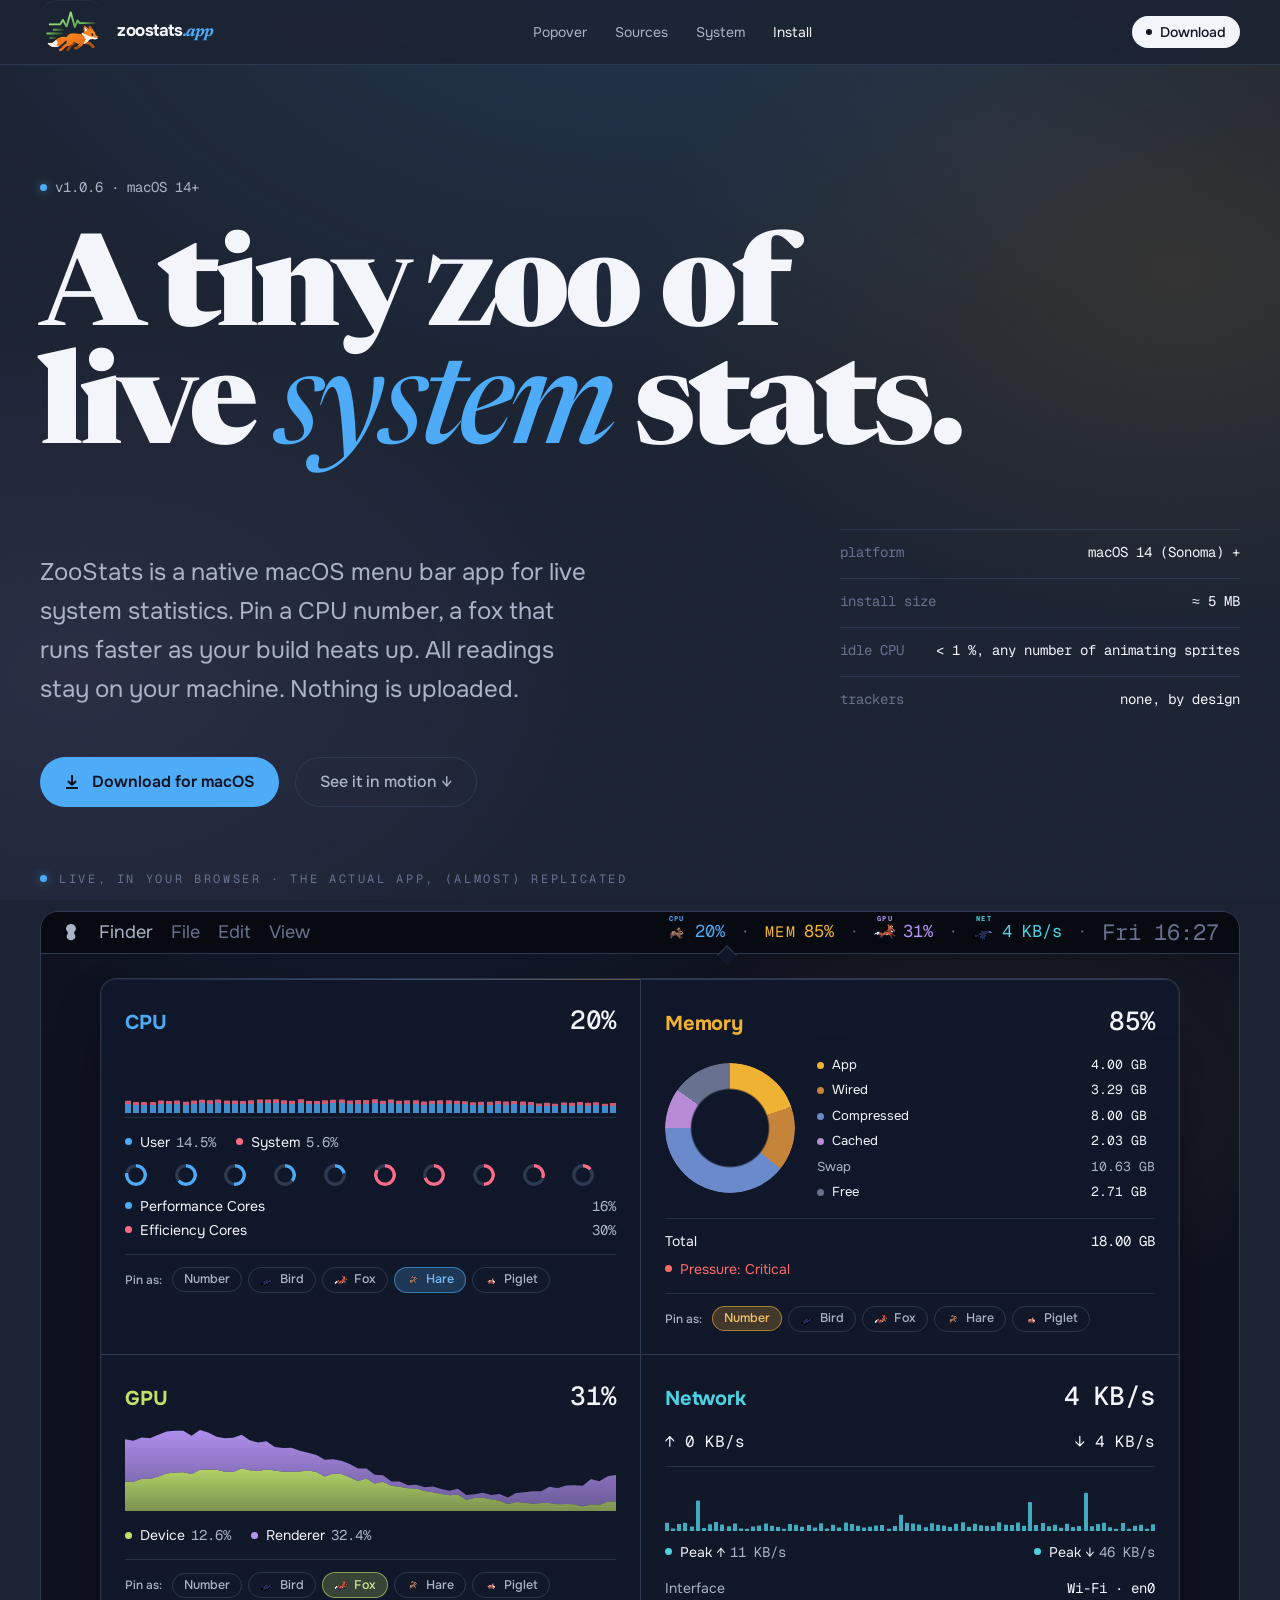
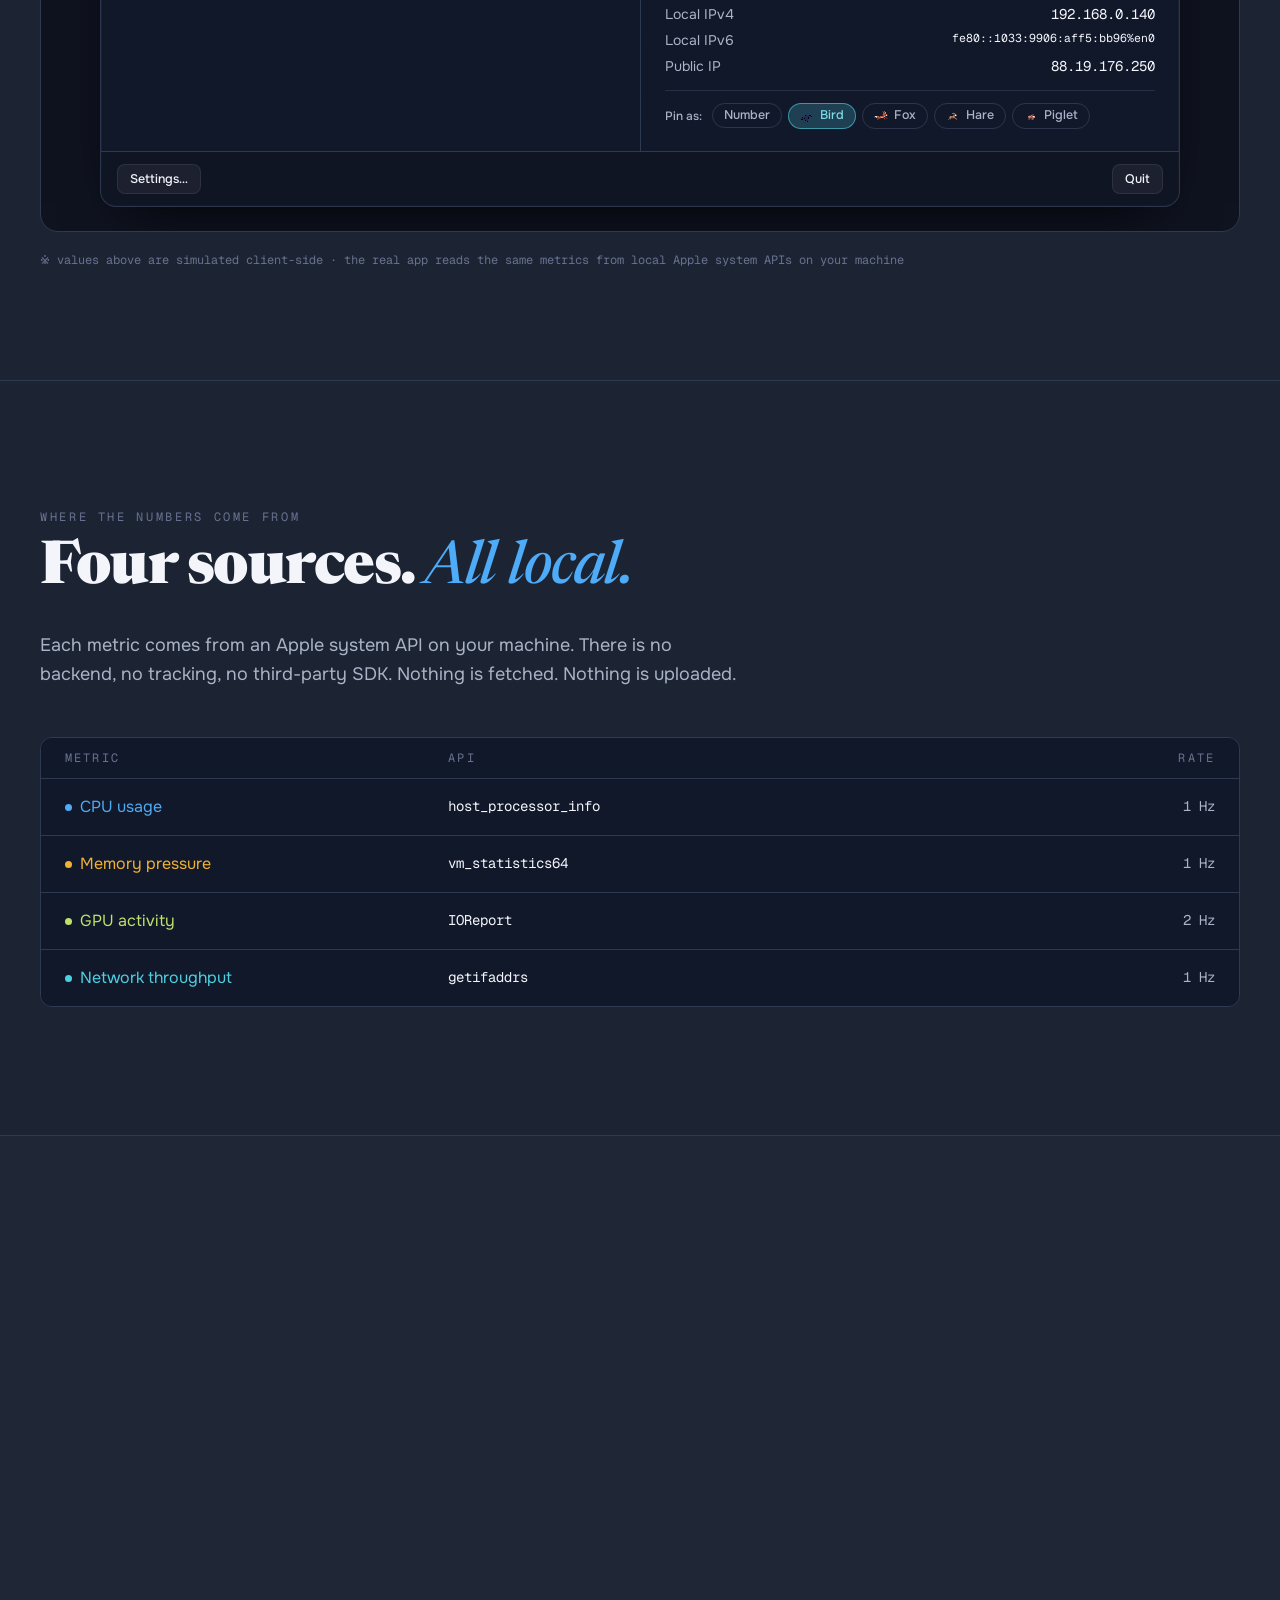
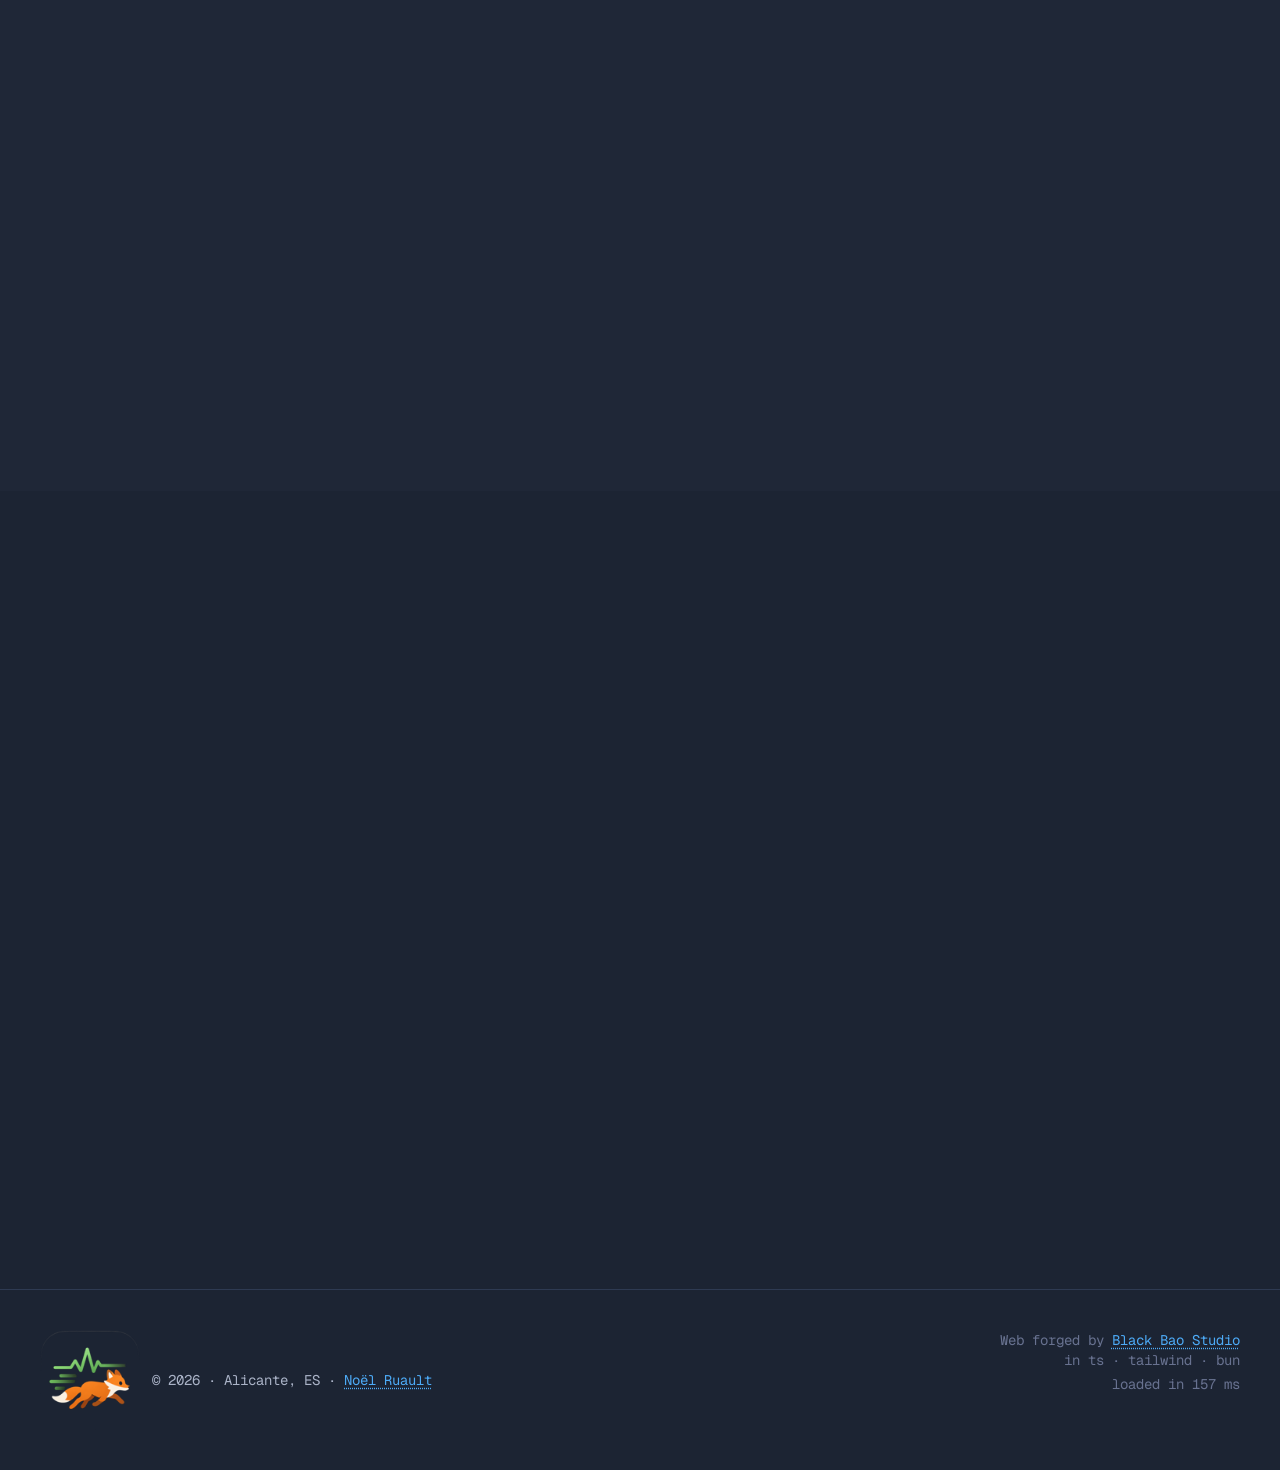
<file: index.html>
<!doctype html>
<html lang="en">

<head>
  <meta charset="utf-8" />
  <meta name="viewport" content="width=device-width, initial-scale=1, viewport-fit=cover" />
  <meta name="color-scheme" content="dark" />
  <meta name="theme-color" content="#1c2433" />

  <title>ZooStats · live system stats for the macOS menubar</title>
  <meta name="description"
    content="A native macOS menu bar app that surfaces live system statistics — CPU, memory, GPU, network — through animated sprites and quiet number tiles. Local-only. No telemetry." />

  <link rel="canonical" href="https://zoostats.app/" />

  <meta property="og:site_name" content="ZooStats" />
  <meta property="og:title" content="ZooStats · live system stats for the macOS menubar" />
  <meta property="og:description"
    content="Native macOS menu bar app for live system stats. CPU, memory, GPU, network. Local-only." />
  <meta property="og:type" content="website" />
  <meta property="og:url" content="https://zoostats.app/" />
  <!-- Raster, never the SVG: no link-preview scraper (WhatsApp, iMessage, Slack, X, LinkedIn) renders SVG, so an SVG here means no thumbnail at all. Source: design/og-card.html. -->
  <meta property="og:image" content="https://zoostats.app/og.png" />
  <meta property="og:image:type" content="image/png" />
  <meta property="og:image:width" content="1200" />
  <meta property="og:image:height" content="630" />
  <meta property="og:image:alt" content="The ZooStats wordmark beside its fox icon, under a macOS menu bar showing live CPU and memory tiles." />
  <meta name="twitter:card" content="summary_large_image" />
  <meta name="twitter:title" content="ZooStats" />
  <meta name="twitter:description" content="Live system stats for the macOS menubar." />
  <meta name="twitter:image" content="https://zoostats.app/og.png" />

  <link rel="icon" type="image/png" sizes="32x32" href="/icon-32.png" />
  <link rel="icon" type="image/png" sizes="128x128" href="/icon-128.png" />
  <link rel="icon" type="image/png" sizes="256x256" href="/icon-256.png" />
  <link rel="apple-touch-icon" sizes="180x180" href="/apple-touch-icon.png" />
  <link rel="manifest" href="/manifest.webmanifest" />

  <link rel="preload" as="font" type="font/woff2" href="/fonts/onest.woff2" crossorigin />
  <link rel="preload" as="font" type="font/woff2" href="/fonts/newsreader.woff2" crossorigin />
  <link rel="preload" as="style" href="/styles.css" />
  <link rel="stylesheet" href="/styles.css" />

  <script type="module" src="/main.js"></script>

  <script type="application/ld+json">
    {
      "@context": "https://schema.org",
      "@type": "SoftwareApplication",
      "name": "ZooStats",
      "operatingSystem": "macOS 14",
      "applicationCategory": "UtilitiesApplication",
      "description": "Native macOS menu bar app for live system statistics.",
      "url": "https://zoostats.app",
      "image": "https://zoostats.app/og.png",
      "offers": {
        "@type": "Offer",
        "price": "0",
        "priceCurrency": "EUR",
        "availability": "https://schema.org/InStock"
      },
      "publisher": {
        "@type": "Person",
        "name": "Noël Ruault",
        "url": "https://noel.engineer",
        "address": {
          "@type": "PostalAddress",
          "addressLocality": "Alicante",
          "addressCountry": "ES"
        }
      }
    }
  </script>
</head>

<body class="grain">

  <a href="#main"
    class="sr-only focus:not-sr-only focus:fixed focus:top-2 focus:left-2 focus:z-50 focus:bg-accent focus:text-bg-deep focus:px-3 focus:py-1 focus:rounded">Skip
    to content</a>

  <!-- ────────────────────────────────────────────────────────────────────── -->
  <!-- HEADER                                                                  -->
  <!-- ────────────────────────────────────────────────────────────────────── -->
  <header class="sticky top-0 z-30 backdrop-blur-sm border-b border-line site-header"
    style="background: color-mix(in oklab, var(--color-bg) 88%, transparent);">
    <div class="mx-auto max-w-7xl px-6 md:px-10 flex items-center justify-between h-16">
      <a href="/" class="flex items-center gap-3 group" aria-label="ZooStats home">
        <img src="/icon-128.png" alt="ZooStats" width="65" height="65"
          class="rounded-[10px] group-hover:rotate-[6deg] transition-transform" />
        <span class="font-bold tracking-tight text-[17px]">zoostats<span class="display-italic"
            style="color: var(--color-cpu);">.app</span></span>
      </a>
      <nav class="hidden md:flex items-center gap-7 text-sm" style="color: var(--color-ink-mute);">
        <a href="#popover" class="hover:text-ink transition-colors" data-nav-link>Popover</a>
        <a href="#sources" class="hover:text-ink transition-colors" data-nav-link>Sources</a>
        <a href="#system" class="hover:text-ink transition-colors" data-nav-link>System</a>
        <a href="#install" class="hover:text-ink transition-colors" data-nav-link>Install</a>
      </nav>
      <div class="flex items-center gap-3">
        <a href="https://cdn.zoostats.app/download/latest" download="ZooStats-latest.dmg"
          class="hidden sm:inline-flex items-center gap-2 text-sm font-medium px-3.5 py-1.5 rounded-full transition-colors"
          style="background: var(--color-ink); color: var(--color-bg-deep);"
          onmouseover="this.style.background='var(--color-cpu)'" onmouseout="this.style.background='var(--color-ink)'">
          <span class="w-1.5 h-1.5 rounded-full" style="background: var(--color-bg-deep);"></span>
          Download
        </a>
        <button id="menu-toggle" type="button"
          class="md:hidden w-9 h-9 grid place-items-center rounded-full border border-line transition-colors"
          aria-controls="mobile-menu" aria-expanded="false" aria-label="Toggle menu">
          <svg class="w-4 h-4" viewBox="0 0 16 16" fill="none" stroke="currentColor" stroke-width="1.5"
            aria-hidden="true">
            <path d="M2 4h12M2 8h12M2 12h12" data-icon-bars />
            <path d="M4 4l8 8M12 4l-8 8" data-icon-close class="hidden" />
          </svg>
        </button>
      </div>
    </div>
    <div id="mobile-menu" hidden class="md:hidden border-t border-line" style="background: var(--color-bg);">
      <nav class="mx-auto max-w-7xl px-6 py-4 flex flex-col gap-1 text-base">
        <a href="#popover" class="py-2.5 border-b border-line flex items-center justify-between" data-mobile-link>
          Popover <span class="mono text-xs" style="color: var(--color-ink-faint);">01</span></a>
        <a href="#sources" class="py-2.5 border-b border-line flex items-center justify-between" data-mobile-link>
          Sources <span class="mono text-xs" style="color: var(--color-ink-faint);">02</span></a>
        <a href="#system" class="py-2.5 border-b border-line flex items-center justify-between" data-mobile-link>
          System <span class="mono text-xs" style="color: var(--color-ink-faint);">03</span></a>
        <a href="#install" class="py-2.5 flex items-center justify-between" data-mobile-link>
          Install <span class="mono text-xs" style="color: var(--color-ink-faint);">04</span></a>
        <a href="https://cdn.zoostats.app/download/latest" download="ZooStats-latest.dmg"
          class="py-3 mt-2 rounded-full text-center font-medium" data-mobile-link
          style="background: var(--color-ink); color: var(--color-bg-deep);">Download</a>
      </nav>
    </div>
  </header>

  <main id="main" class="relative z-10">

    <!-- ──────────────────────────────────────────────────────────────────── -->
    <!-- HERO                                                                  -->
    <!-- ──────────────────────────────────────────────────────────────────── -->
    <section class="relative">
      <div class="mx-auto max-w-7xl px-6 md:px-10 pt-20 md:pt-28 pb-12 md:pb-16">

        <div class="flex items-center gap-3 mono text-xs md:text-sm accent-cpu" style="color: var(--color-ink-mute);">
          <span class="inline-flex items-center gap-2">
            <span class="pulse"></span>
            v1.0.6 · macOS 14+
          </span>
        </div>

        <h1
          class="display mt-10 font-black text-balance tracking-[-0.04em] leading-[0.92] text-5xl sm:text-6xl md:text-7xl lg:text-[8rem]">
          A tiny zoo of<br>
          live <span class="display-italic font-medium" style="color: var(--color-cpu);">system</span> stats.
        </h1>

        <div class="mt-12 md:mt-14 grid md:grid-cols-12 gap-10 items-end">
          <p class="md:col-span-7 text-lg md:text-2xl leading-relaxed text-balance max-w-2xl"
            style="color: var(--color-ink-mute);">
            ZooStats is a native macOS menu bar app for live system statistics.
            Pin a CPU number, a fox that runs faster as your build heats up.
            All readings stay on your machine. Nothing is uploaded.
          </p>

          <div class="md:col-span-5 md:col-start-9 flex flex-col gap-4 mono text-sm">
            <div class="flex justify-between border-t border-line pt-3">
              <span style="color: var(--color-ink-faint);">platform</span>
              <span>macOS 14 (Sonoma) +</span>
            </div>
            <div class="flex justify-between border-t border-line pt-3">
              <span style="color: var(--color-ink-faint);">install size</span>
              <span>≈ 5 MB</span>
            </div>
            <div class="flex justify-between border-t border-line pt-3">
              <span style="color: var(--color-ink-faint);">idle CPU</span>
              <span>&lt; 1 %, any number of animating sprites</span>
            </div>
            <div class="flex justify-between border-t border-line pt-3">
              <span style="color: var(--color-ink-faint);">trackers</span>
              <span>none, by design</span>
            </div>
          </div>
        </div>

        <div class="mt-12 flex flex-wrap gap-4">
          <a href="https://cdn.zoostats.app/download/latest" download="ZooStats-latest.dmg"
            class="inline-flex items-center gap-3 font-semibold px-6 py-3 rounded-full transition-colors"
            style="background: var(--color-cpu); color: var(--color-bg-deep);"
            onmouseover="this.style.background='var(--color-ink)'"
            onmouseout="this.style.background='var(--color-cpu)'">
            <svg class="w-4 h-4" viewBox="0 0 16 16" fill="none" stroke="currentColor" stroke-width="2"
              aria-hidden="true">
              <path d="M8 1v10m0 0L4 7m4 4l4-4M2 14h12" />
            </svg>
            Download for macOS
          </a>
          <a href="#popover"
            class="inline-flex items-center gap-3 border border-line font-medium px-6 py-3 rounded-full transition-colors hover:text-ink"
            style="color: var(--color-ink-mute);" onmouseover="this.style.borderColor='var(--color-ink-mute)'"
            onmouseout="this.style.borderColor='var(--color-line)'">
            See it in motion ↓
          </a>
        </div>
      </div>
    </section>

    <!-- ──────────────────────────────────────────────────────────────────── -->
    <!-- POPOVER · the live in-browser replica                                 -->
    <!-- ──────────────────────────────────────────────────────────────────── -->
    <section id="popover" class="relative scroll-mt-20">
      <div class="mx-auto max-w-7xl px-6 md:px-10 pb-20 md:pb-28">

        <div class="flex items-center gap-3 mb-6 mono text-xs uppercase tracking-[0.22em] accent-cpu"
          style="color: var(--color-ink-faint);">
          <span class="pulse"></span>
          <span>live, in your browser · the actual app, (almost) replicated</span>
        </div>

        <div class="desktop blueprint">

          <!-- Fake macOS menubar bar -->
          <div class="menubar">
            <div class="menubar-left">
              <svg class="w-5 h-5" viewBox="0 0 16 16" fill="currentColor" aria-hidden="true">
                <path
                  d="M8 1.5C5 1.5 4 4 4 5.5S5.5 7 5.5 8.5s-1 1.5-1 3 1.5 3 3.5 3 3.5-1.5 3.5-3-1-1.5-1-3S12 7 12 5.5 11 1.5 8 1.5z" />
              </svg>
              <span class="hidden sm:inline">Finder</span>
              <span class="hidden md:inline" style="color: var(--color-ink-faint);">File</span>
              <span class="hidden md:inline" style="color: var(--color-ink-faint);">Edit</span>
              <span class="hidden md:inline" style="color: var(--color-ink-faint);">View</span>
            </div>
            <div class="menubar-right">
              <span class="menubar-tile is-overlay accent-cpu" title="overlay tag layout · tiny label above the sprite">
                <span class="sprite-wrap">
                  <span class="tag">CPU</span>
                  <img data-sprite="hare" data-fps="6" alt="" />
                </span>
                <span class="v" id="bar-cpu">24%</span>
              </span>
              <span class="sep">·</span>
              <span class="menubar-tile accent-mem">
                <span class="mono" style="font-size: 15px; color: var(--color-mem); letter-spacing: 0.12em;">MEM</span>
                <span class="v" id="bar-mem">85%</span>
              </span>
              <span class="sep">·</span>
              <span class="menubar-tile is-overlay" style="--accent: var(--color-gpu);"
                title="overlay tag layout · tiny label above the sprite">
                <span class="sprite-wrap">
                  <span class="tag">GPU</span>
                  <img data-sprite="fox" data-fps="6" alt="" />
                </span>
                <span class="v" id="bar-gpu">40%</span>
              </span>
              <span class="sep">·</span>
              <span class="menubar-tile is-overlay accent-net" title="overlay tag layout · tiny label above the sprite">
                <span class="sprite-wrap">
                  <span class="tag">NET</span>
                  <img data-sprite="bird" data-fps="6" alt="" />
                </span>
                <span class="v" id="bar-net">2 KB/s</span>
              </span>
              <span class="sep hidden sm:inline">·</span>
              <span id="menubar-clock" class="hidden sm:inline mono"
                style="color: var(--color-ink-faint); font-size: 22px;">Tue
                14:42</span>
            </div>
          </div>

          <!-- Triangle "tail" connector below the right-side menubar tile group -->
          <div class="tail" style="left: calc(50% + 80px);"></div>

          <!-- The popover -->
          <div class="popover mx-auto mt-6" style="max-width: 1080px;">

            <div class="pane-grid">

              <!-- ─────────── CPU PANE ─────────── -->
              <div class="pane accent-cpu">
                <div class="pane-head">
                  <div class="pane-title">CPU</div>
                  <div class="pane-value tnum"><span id="cpu-val">24%</span></div>
                </div>

                <div class="ribbon" aria-hidden="true">
                  <span data-cpu-bar></span><span data-cpu-bar></span><span data-cpu-bar></span><span
                    data-cpu-bar></span><span data-cpu-bar></span>
                  <span data-cpu-bar></span><span data-cpu-bar></span><span data-cpu-bar></span><span
                    data-cpu-bar></span><span data-cpu-bar></span>
                  <span data-cpu-bar></span><span data-cpu-bar></span><span data-cpu-bar></span><span
                    data-cpu-bar></span><span data-cpu-bar></span>
                  <span data-cpu-bar></span><span data-cpu-bar></span><span data-cpu-bar></span><span
                    data-cpu-bar></span><span data-cpu-bar></span>
                  <span data-cpu-bar></span><span data-cpu-bar></span><span data-cpu-bar></span><span
                    data-cpu-bar></span><span data-cpu-bar></span>
                  <span data-cpu-bar></span><span data-cpu-bar></span><span data-cpu-bar></span><span
                    data-cpu-bar></span><span data-cpu-bar></span>
                  <span data-cpu-bar></span><span data-cpu-bar></span><span data-cpu-bar></span><span
                    data-cpu-bar></span><span data-cpu-bar></span>
                  <span data-cpu-bar></span><span data-cpu-bar></span><span data-cpu-bar></span><span
                    data-cpu-bar></span><span data-cpu-bar></span>
                  <span data-cpu-bar></span><span data-cpu-bar></span><span data-cpu-bar></span><span
                    data-cpu-bar></span><span data-cpu-bar></span>
                  <span data-cpu-bar></span><span data-cpu-bar></span><span data-cpu-bar></span><span
                    data-cpu-bar></span><span data-cpu-bar></span>
                  <span data-cpu-bar></span><span data-cpu-bar></span><span data-cpu-bar></span><span
                    data-cpu-bar></span><span data-cpu-bar></span>
                  <span data-cpu-bar></span><span data-cpu-bar></span><span data-cpu-bar></span><span
                    data-cpu-bar></span><span data-cpu-bar></span>
                </div>

                <div class="flex items-center gap-5 text-sm" style="color: var(--color-ink);">
                  <span class="inline-flex items-center"><span class="dot"></span>User <span class="ml-1.5 mono tnum"
                      id="cpu-user" style="color: var(--color-ink-mute);">17.5%</span></span>
                  <span class="inline-flex items-center"><span class="dot"
                      style="background: var(--color-pink);"></span>System <span class="ml-1.5 mono tnum" id="cpu-sys"
                      style="color: var(--color-ink-mute);">6.8%</span></span>
                </div>

                <div class="ring-row mt-4">
                  <div class="ring-meter performance" style="--p: 78"></div>
                  <div class="ring-meter performance" style="--p: 64"></div>
                  <div class="ring-meter performance" style="--p: 52"></div>
                  <div class="ring-meter performance" style="--p: 36"></div>
                  <div class="ring-meter performance" style="--p: 22"></div>
                  <div class="ring-meter efficiency" style="--p: 84"></div>
                  <div class="ring-meter efficiency" style="--p: 70"></div>
                  <div class="ring-meter efficiency" style="--p: 50"></div>
                  <div class="ring-meter efficiency" style="--p: 30"></div>
                  <div class="ring-meter efficiency" style="--p: 14"></div>
                </div>

                <div class="flex items-center justify-between text-sm mt-2">
                  <span class="inline-flex items-center"><span class="dot"></span>Performance Cores</span>
                  <span class="mono tnum" style="color: var(--color-ink-mute);">16%</span>
                </div>
                <div class="flex items-center justify-between text-sm mt-1">
                  <span class="inline-flex items-center"><span class="dot"
                      style="background: var(--color-pink);"></span>Efficiency Cores</span>
                  <span class="mono tnum" style="color: var(--color-ink-mute);">30%</span>
                </div>

                <div class="pin-row" data-pin-row>
                  <span class="pin-label">Pin as:</span>
                  <button class="pin-btn" data-pin>Number</button>
                  <button class="pin-btn" data-pin><img data-sprite="bird" data-fps="5" alt="" />Bird</button>
                  <button class="pin-btn" data-pin><img data-sprite="fox" data-fps="5" alt="" />Fox</button>
                  <button class="pin-btn is-selected" aria-pressed="true" data-pin><img data-sprite="hare" data-fps="6"
                      alt="" />Hare</button>
                  <button class="pin-btn" data-pin><img data-sprite="piglet" data-fps="5" alt="" />Piglet</button>
                </div>
              </div>

              <!-- ─────────── MEMORY PANE ─────────── -->
              <div class="pane accent-mem">
                <div class="pane-head">
                  <div class="pane-title">Memory</div>
                  <div class="pane-value tnum"><span id="mem-val">85%</span></div>
                </div>

                <div class="mem-grid">
                  <div class="donut" aria-hidden="true"></div>
                  <div class="mem-legend">
                    <span class="label"><span class="dot" style="background: var(--color-mem);"></span>App</span>
                    <span class="value tnum">4.00 GB</span>
                    <span class="label"><span class="dot" style="background: var(--color-mem-2);"></span>Wired</span>
                    <span class="value tnum">3.29 GB</span>
                    <span class="label"><span class="dot" style="background: #6b8acb;"></span>Compressed</span>
                    <span class="value tnum">8.00 GB</span>
                    <span class="label"><span class="dot" style="background: #b78bd6;"></span>Cached</span>
                    <span class="value tnum">2.03 GB</span>
                    <span class="label" style="color: var(--color-ink-mute);">Swap</span>
                    <span class="value tnum" style="color: var(--color-ink-mute);">10.63 GB</span>
                    <span class="label"><span class="dot" style="background: var(--color-ink-faint);"></span>Free</span>
                    <span class="value tnum">2.71 GB</span>
                  </div>
                </div>

                <div class="flex items-center justify-between mt-4 pt-3"
                  style="border-top: 1px solid color-mix(in oklab, var(--color-line) 70%, transparent);">
                  <span class="text-sm">Total</span>
                  <span class="mono tnum text-sm">18.00 GB</span>
                </div>
                <div class="flex items-center text-sm mt-2">
                  <span class="dot" style="background: var(--color-alarm);"></span>
                  <span style="color: var(--color-alarm);">Pressure: Critical</span>
                </div>

                <div class="pin-row" data-pin-row>
                  <span class="pin-label">Pin as:</span>
                  <button class="pin-btn is-selected" aria-pressed="true" data-pin>Number</button>
                  <button class="pin-btn" data-pin><img data-sprite="bird" data-fps="5" alt="" />Bird</button>
                  <button class="pin-btn" data-pin><img data-sprite="fox" data-fps="5" alt="" />Fox</button>
                  <button class="pin-btn" data-pin><img data-sprite="hare" data-fps="5" alt="" />Hare</button>
                  <button class="pin-btn" data-pin><img data-sprite="piglet" data-fps="5" alt="" />Piglet</button>
                </div>
              </div>

              <!-- ─────────── GPU PANE ─────────── -->
              <div class="pane accent-gpu">
                <div class="pane-head">
                  <div class="pane-title">GPU</div>
                  <div class="pane-value tnum"><span id="gpu-val">40%</span></div>
                </div>

                <div class="area-wrap">
                  <svg viewBox="0 0 100 100" preserveAspectRatio="none" aria-hidden="true">
                    <defs>
                      <linearGradient id="gpu-grad-d" x1="0" x2="0" y1="0" y2="1">
                        <stop offset="0%" stop-color="#c0e26b" stop-opacity="0.92" />
                        <stop offset="100%" stop-color="#c0e26b" stop-opacity="0.6" />
                      </linearGradient>
                      <linearGradient id="gpu-grad-r" x1="0" x2="0" y1="0" y2="1">
                        <stop offset="0%" stop-color="#b794f6" stop-opacity="0.95" />
                        <stop offset="100%" stop-color="#b794f6" stop-opacity="0.55" />
                      </linearGradient>
                    </defs>
                    <path id="gpu-path-device" fill="url(#gpu-grad-d)"></path>
                    <path id="gpu-path-renderer" fill="url(#gpu-grad-r)"></path>
                  </svg>
                </div>

                <div class="flex items-center gap-5 text-sm">
                  <span class="inline-flex items-center"><span class="dot"
                      style="background: var(--color-gpu-2);"></span>Device <span class="ml-1.5 mono tnum"
                      id="gpu-device" style="color: var(--color-ink-mute);">39.6%</span></span>
                  <span class="inline-flex items-center"><span class="dot"
                      style="background: var(--color-gpu);"></span>Renderer <span class="ml-1.5 mono tnum"
                      id="gpu-renderer" style="color: var(--color-ink-mute);">39.2%</span></span>
                </div>

                <div class="pin-row" data-pin-row>
                  <span class="pin-label">Pin as:</span>
                  <button class="pin-btn" data-pin>Number</button>
                  <button class="pin-btn" data-pin><img data-sprite="bird" data-fps="5" alt="" />Bird</button>
                  <button class="pin-btn is-selected" aria-pressed="true" data-pin><img data-sprite="fox" data-fps="6"
                      alt="" />Fox</button>
                  <button class="pin-btn" data-pin><img data-sprite="hare" data-fps="5" alt="" />Hare</button>
                  <button class="pin-btn" data-pin><img data-sprite="piglet" data-fps="5" alt="" />Piglet</button>
                </div>
              </div>

              <!-- ─────────── NETWORK PANE ─────────── -->
              <div class="pane accent-net">
                <div class="pane-head">
                  <div class="pane-title">Network</div>
                  <div class="pane-value tnum"><span id="net-val">2 KB/s</span></div>
                </div>

                <div class="flex items-center justify-between mb-2 mono tnum text-base">
                  <span>↑ <span id="net-up">0 KB/s</span></span>
                  <span>↓ <span id="net-down">2 KB/s</span></span>
                </div>

                <div class="net-bars-wrap">
                  <div class="ribbon" aria-hidden="true" style="position: absolute; inset: 6px 0;">
                    <span data-net-bar></span><span data-net-bar></span><span data-net-bar></span><span
                      data-net-bar></span>
                    <span data-net-bar></span><span data-net-bar></span><span data-net-bar></span><span
                      data-net-bar></span>
                    <span data-net-bar></span><span data-net-bar></span><span data-net-bar></span><span
                      data-net-bar></span>
                    <span data-net-bar></span><span data-net-bar></span><span data-net-bar></span><span
                      data-net-bar></span>
                    <span data-net-bar></span><span data-net-bar></span><span data-net-bar></span><span
                      data-net-bar></span>
                    <span data-net-bar></span><span data-net-bar></span><span data-net-bar></span><span
                      data-net-bar></span>
                    <span data-net-bar></span><span data-net-bar></span><span data-net-bar></span><span
                      data-net-bar></span>
                    <span data-net-bar></span><span data-net-bar></span><span data-net-bar></span><span
                      data-net-bar></span>
                    <span data-net-bar></span><span data-net-bar></span><span data-net-bar></span><span
                      data-net-bar></span>
                    <span data-net-bar></span><span data-net-bar></span><span data-net-bar></span><span
                      data-net-bar></span>
                    <span data-net-bar></span><span data-net-bar></span><span data-net-bar></span><span
                      data-net-bar></span>
                    <span data-net-bar></span><span data-net-bar></span><span data-net-bar></span><span
                      data-net-bar></span>
                    <span data-net-bar></span><span data-net-bar></span><span data-net-bar></span><span
                      data-net-bar></span>
                    <span data-net-bar></span><span data-net-bar></span><span data-net-bar></span><span
                      data-net-bar></span>
                    <span data-net-bar></span><span data-net-bar></span><span data-net-bar></span><span
                      data-net-bar></span>
                    <span data-net-bar></span><span data-net-bar></span><span data-net-bar></span><span
                      data-net-bar></span>
                    <span data-net-bar></span><span data-net-bar></span><span data-net-bar></span><span
                      data-net-bar></span>
                    <span data-net-bar></span><span data-net-bar></span><span data-net-bar></span><span
                      data-net-bar></span>
                    <span data-net-bar></span><span data-net-bar></span><span data-net-bar></span><span
                      data-net-bar></span>
                    <span data-net-bar></span><span data-net-bar></span><span data-net-bar></span><span
                      data-net-bar></span>
                  </div>
                </div>

                <div class="flex items-center justify-between text-sm">
                  <span class="inline-flex items-center"><span class="dot"></span>Peak ↑ <span class="ml-1 mono tnum"
                      style="color: var(--color-ink-mute);">11 KB/s</span></span>
                  <span class="inline-flex items-center"><span class="dot"></span>Peak ↓ <span class="ml-1 mono tnum"
                      style="color: var(--color-ink-mute);">46 KB/s</span></span>
                </div>

                <dl class="mt-4 grid grid-cols-3 gap-y-1.5 text-sm">
                  <dt style="color: var(--color-ink-mute);" class="col-span-1">Interface</dt>
                  <dd class="col-span-2 text-right mono">Wi-Fi · en0</dd>
                  <dt style="color: var(--color-ink-mute);" class="col-span-1">Local IPv4</dt>
                  <dd class="col-span-2 text-right mono tnum">192.168.0.140</dd>
                  <dt style="color: var(--color-ink-mute);" class="col-span-1">Local IPv6</dt>
                  <dd class="col-span-2 text-right mono" style="font-size: 11.5px;">fe80::1033:9906:aff5:bb96%en0</dd>
                  <dt style="color: var(--color-ink-mute);" class="col-span-1">Public IP</dt>
                  <dd class="col-span-2 text-right mono tnum">88.19.176.250</dd>
                </dl>

                <div class="pin-row" data-pin-row>
                  <span class="pin-label">Pin as:</span>
                  <button class="pin-btn" data-pin>Number</button>
                  <button class="pin-btn is-selected" aria-pressed="true" data-pin><img data-sprite="bird" data-fps="6"
                      alt="" />Bird</button>
                  <button class="pin-btn" data-pin><img data-sprite="fox" data-fps="5" alt="" />Fox</button>
                  <button class="pin-btn" data-pin><img data-sprite="hare" data-fps="5" alt="" />Hare</button>
                  <button class="pin-btn" data-pin><img data-sprite="piglet" data-fps="5" alt="" />Piglet</button>
                </div>
              </div>

            </div>

            <div class="action-bar">
              <button class="action-btn" type="button">Settings…</button>
              <button class="action-btn" type="button">Quit</button>
            </div>

          </div>
        </div>

        <p class="mt-5 text-xs mono" style="color: var(--color-ink-faint);">
          ※ values above are simulated client-side · the real app reads the same metrics from local Apple system APIs on
          your machine
        </p>

      </div>
    </section>

    <!-- ──────────────────────────────────────────────────────────────────── -->
    <!-- SOURCES                                                              -->
    <!-- ──────────────────────────────────────────────────────────────────── -->
    <section id="sources" class="border-t border-line scroll-mt-20 cv-auto">
      <div class="mx-auto max-w-7xl px-6 md:px-10 py-24 md:py-32">

        <p class="mono text-xs uppercase tracking-[0.22em] mb-4" style="color: var(--color-ink-faint);">where the
          numbers come from</p>
        <h2 class="display text-4xl md:text-6xl font-black tracking-tight leading-[0.96] text-balance">
          Four sources. <span class="display-italic font-medium" style="color: var(--color-cpu);">All local.</span>
        </h2>

        <p class="md:max-w-3xl text-lg leading-relaxed text-balance mt-8 mb-12" style="color: var(--color-ink-mute);">
          Each metric comes from an Apple system API on your machine. There is no backend, no tracking,
          no third-party SDK. Nothing is fetched. Nothing is uploaded.
        </p>

        <div class="border border-line rounded-xl overflow-hidden">
          <div class="grid grid-cols-12 px-6 py-3 mono text-xs uppercase tracking-[0.18em] border-b border-line"
            style="background: var(--color-bg-card); color: var(--color-ink-faint);">
            <span class="col-span-4">metric</span>
            <span class="col-span-5">api</span>
            <span class="col-span-3 text-right">rate</span>
          </div>

          <div class="grid grid-cols-12 px-6 py-4 items-baseline accent-cpu border-b border-line"
            style="background: var(--color-bg-card);">
            <span class="col-span-4 inline-flex items-center text-accent"><span class="dot"></span>CPU usage</span>
            <code class="col-span-5 mono text-sm">host_processor_info</code>
            <span class="col-span-3 text-right mono text-sm" style="color: var(--color-ink-mute);">1 Hz</span>
          </div>
          <div class="grid grid-cols-12 px-6 py-4 items-baseline accent-mem border-b border-line"
            style="background: var(--color-bg-card);">
            <span class="col-span-4 inline-flex items-center text-accent"><span class="dot"></span>Memory
              pressure</span>
            <code class="col-span-5 mono text-sm">vm_statistics64</code>
            <span class="col-span-3 text-right mono text-sm" style="color: var(--color-ink-mute);">1 Hz</span>
          </div>
          <div class="grid grid-cols-12 px-6 py-4 items-baseline accent-gpu border-b border-line"
            style="background: var(--color-bg-card);">
            <span class="col-span-4 inline-flex items-center text-accent"><span class="dot"></span>GPU activity</span>
            <code class="col-span-5 mono text-sm">IOReport</code>
            <span class="col-span-3 text-right mono text-sm" style="color: var(--color-ink-mute);">2 Hz</span>
          </div>
          <div class="grid grid-cols-12 px-6 py-4 items-baseline accent-net" style="background: var(--color-bg-card);">
            <span class="col-span-4 inline-flex items-center text-accent"><span class="dot"></span>Network
              throughput</span>
            <code class="col-span-5 mono text-sm">getifaddrs</code>
            <span class="col-span-3 text-right mono text-sm" style="color: var(--color-ink-mute);">1 Hz</span>
          </div>
        </div>

      </div>
    </section>

    <!-- ──────────────────────────────────────────────────────────────────── -->
    <!-- SYSTEM                                                                -->
    <!-- ──────────────────────────────────────────────────────────────────── -->
    <section id="system" class="border-t border-line scroll-mt-20 cv-auto"
      style="background: color-mix(in oklab, var(--color-bg-soft) 50%, transparent);">
      <div class="mx-auto max-w-7xl px-6 md:px-10 py-24 md:py-32">

        <p class="mono text-xs uppercase tracking-[0.22em] mb-4" style="color: var(--color-ink-faint);">system</p>
        <h2 class="display text-4xl md:text-6xl font-black tracking-tight leading-[0.96] text-balance">
          Built like infrastructure.
          <span class="display-italic font-medium" style="color: var(--color-cpu);">Measured</span>, not asserted.
        </h2>

        <p class="md:max-w-3xl text-lg leading-relaxed text-balance mt-8 mb-12" style="color: var(--color-ink-mute);">
          The animation runs in the WindowServer, not in our process. Pin one sprite or pin four — the
          per-tick cost is the same, because frame cycling never crosses back into our app. The numbers
          below are budgets enforced in CI; they are not aspirations.
        </p>

        <div class="grid md:grid-cols-2 gap-6">

          <div class="rounded-xl border border-line p-7 md:p-9 accent-cpu relative"
            style="background: var(--color-bg-card);">
            <div
              style="position: absolute; top: 0; left: 0; right: 0; height: 1px; background: var(--accent); opacity: 0.7;">
            </div>
            <h3 class="text-xl font-bold tracking-tight mb-6">Performance budget</h3>
            <ul class="space-y-3 mono text-sm">
              <li class="flex justify-between border-t border-line pt-3"><span
                  style="color: var(--color-ink-mute);">idle CPU · any number of animating sprites</span><span
                  class="tnum">&lt; 1
                  %</span>
              </li>
              <li class="flex justify-between border-t border-line pt-3"><span
                  style="color: var(--color-ink-mute);">memory
                  footprint · idle</span><span class="tnum">&lt; 30 MB</span></li>
              <li class="flex justify-between border-t border-line pt-3"><span
                  style="color: var(--color-ink-mute);">app-side wakes · animated pins</span><span class="tnum">&lt; 10
                  / sec</span>
              </li>
              <li class="flex justify-between border-t border-line pt-3"><span
                  style="color: var(--color-ink-mute);">display sleep wakes</span><span class="tnum">0</span></li>
              <li class="flex justify-between border-t border-line pt-3"><span
                  style="color: var(--color-ink-mute);">deps · third-party</span><span class="tnum">1 · Sparkle</span>
              </li>
            </ul>
          </div>

          <div class="rounded-xl border border-line p-7 md:p-9 accent-mem relative"
            style="background: var(--color-bg-card);">
            <div
              style="position: absolute; top: 0; left: 0; right: 0; height: 1px; background: var(--accent); opacity: 0.7;">
            </div>
            <h3 class="text-xl font-bold tracking-tight mb-6">Stack &amp; compatibility</h3>
            <ul class="space-y-3 mono text-sm">
              <li class="flex justify-between border-t border-line pt-3"><span
                  style="color: var(--color-ink-mute);">macOS</span><span>14.0 (Sonoma) +</span></li>
              <li class="flex justify-between border-t border-line pt-3"><span
                  style="color: var(--color-ink-mute);">CPU</span><span>Apple silicon · Intel</span></li>
              <li class="flex justify-between border-t border-line pt-3"><span
                  style="color: var(--color-ink-mute);">language</span><span>Latest Swift / SwiftUI</span></li>
              <li class="flex justify-between border-t border-line pt-3"><span
                  style="color: var(--color-ink-mute);">runtime</span><span>NSStatusItem · LSUIElement</span></li>
              <li class="flex justify-between border-t border-line pt-3"><span
                  style="color: var(--color-ink-mute);">distribution</span><span>DMG</span></li>
              <li class="flex justify-between border-t border-line pt-3"><span
                  style="color: var(--color-ink-mute);">publisher</span><span><a href="https://noel.engineer"
                    target="_blank" rel="noopener noreferrer"
                    class="underline underline-offset-2 decoration-dotted hover:opacity-80 transition-opacity"
                    style="color: var(--color-cpu);">Noël Ruault</a></span></li>
            </ul>
          </div>
        </div>

      </div>
    </section>

    <!-- ──────────────────────────────────────────────────────────────────── -->
    <!-- INSTALL                                                              -->
    <!-- ──────────────────────────────────────────────────────────────────── -->
    <section id="install" class="relative overflow-hidden scroll-mt-20 cv-auto">
      <div class="mx-auto max-w-7xl px-6 md:px-10 py-28 md:py-40">
        <p class="mono text-xs uppercase tracking-[0.22em]" style="color: var(--color-ink-faint);">install</p>

        <h2
          class="display mt-6 font-black tracking-[-0.04em] leading-[0.92] text-balance text-5xl sm:text-6xl md:text-7xl lg:text-8xl">
          Run the<br>
          <span class="display-italic font-medium" style="color: var(--color-cpu);">whole zoo</span>.
        </h2>

        <div class="mt-16 grid md:grid-cols-12 gap-10 items-end">
          <div class="md:col-span-7">
            <p class="mono text-xs uppercase tracking-[0.22em] mb-3" style="color: var(--color-ink-faint);">macos
              download</p>
            <a href="https://cdn.zoostats.app/download/latest"
              class="group inline-flex items-baseline flex-wrap gap-3 text-3xl sm:text-4xl md:text-6xl font-bold tracking-tight transition-colors"
              onmouseover="this.style.color='var(--color-cpu)'" onmouseout="this.style.color='var(--color-ink)'">
              <span>ZooStats-latest.dmg</span>
              <span class="text-2xl md:text-4xl transition-colors" style="color: var(--color-ink-faint);">↓</span>
            </a>
            <div class="mt-5 flex flex-wrap gap-x-6 gap-y-2 mono text-sm" style="color: var(--color-ink-mute);">
              <span>macOS 14+</span>
              <span>· DMG · ≈ 5 MB</span>
            </div>
            <p class="mt-6 max-w-xl text-sm leading-relaxed" style="color: var(--color-ink-mute);">
              The app is free. No accounts, no licence keys, no auto-updaters phoning home. Drop the DMG
              into Applications and the zoo lives in your menubar from the next reboot.
            </p>
          </div>

          <dl class="md:col-span-5 grid grid-cols-2 gap-6 mono text-sm">
            <div>
              <dt class="uppercase tracking-[0.22em] text-xs mb-1" style="color: var(--color-ink-faint);">publisher</dt>
              <dd><a href="https://noel.engineer" target="_blank" rel="noopener noreferrer"
                  class="underline underline-offset-2 decoration-dotted hover:opacity-80 transition-opacity"
                  style="color: var(--color-cpu);">Noël Ruault</a></dd>
            </div>
            <div>
              <dt class="uppercase tracking-[0.22em] text-xs mb-1" style="color: var(--color-ink-faint);">based</dt>
              <dd>
                <button type="button" data-swap="🌴" class="text-left hover:text-ink transition-colors">
                  <span data-swap-label>Alicante, ES</span>
                </button>
              </dd>
            </div>
            <div>
              <dt class="uppercase tracking-[0.22em] text-xs mb-1" style="color: var(--color-ink-faint);">contact</dt>
              <dd>
                <button data-copy="contact@zoostats.app" class="text-left hover:text-ink transition-colors">
                  <span data-copy-label>contact@zoostats.app</span>
                </button>
              </dd>
            </div>
          </dl>
        </div>
      </div>
    </section>

  </main>

  <!-- ────────────────────────────────────────────────────────────────────── -->
  <!-- FOOTER                                                                  -->
  <!-- ────────────────────────────────────────────────────────────────────── -->
  <footer class="border-t border-line">
    <div class="mx-auto max-w-7xl px-6 md:px-10 py-10 grid md:grid-cols-12 gap-8 text-sm mono"
      style="color: var(--color-ink-mute);">
      <div class="md:col-span-5 flex items-center gap-3">
        <img src="/icon-128.png" alt="ZooStats" width="100" height="100" class="rounded-[8px]" />
        <span>© <span id="year">2026</span> · <button type="button" data-swap="🌴"
            class="hover:text-ink transition-colors"><span data-swap-label>Alicante, ES</span></button> · <a
            href="https://noel.engineer" target="_blank" rel="noopener noreferrer"
            class="underline underline-offset-2 decoration-dotted hover:opacity-80 transition-opacity"
            style="color: var(--color-cpu);">Noël Ruault</a></span>
      </div>
      <nav hidden class="md:col-span-4 flex flex-wrap gap-x-6 gap-y-2">
        <a class="hover:text-ink transition-colors" href="/terms">Terms</a>
        <a class="hover:text-ink transition-colors" href="/privacy">Privacy</a>
        <a class="hover:text-ink transition-colors" href="/refunds">Refunds</a>
      </nav>
      <div class="md:col-start-10 md:col-span-3 flex flex-col gap-1 items-center text-center md:items-end md:text-right"
        style="color: var(--color-ink-faint);">
        <span>Web forged by <a href="https://blackbao.studio" target="_blank" rel="noopener noreferrer"
            class="underline underline-offset-2 decoration-dotted hover:opacity-80 transition-opacity"
            style="color: var(--color-cpu);">Black Bao Studio</a>
          <br /> in ts · tailwind · bun</span>
        <span id="page-weight">loaded in -- ms</span>
      </div>
    </div>
  </footer>

</body>

</html>
</file>
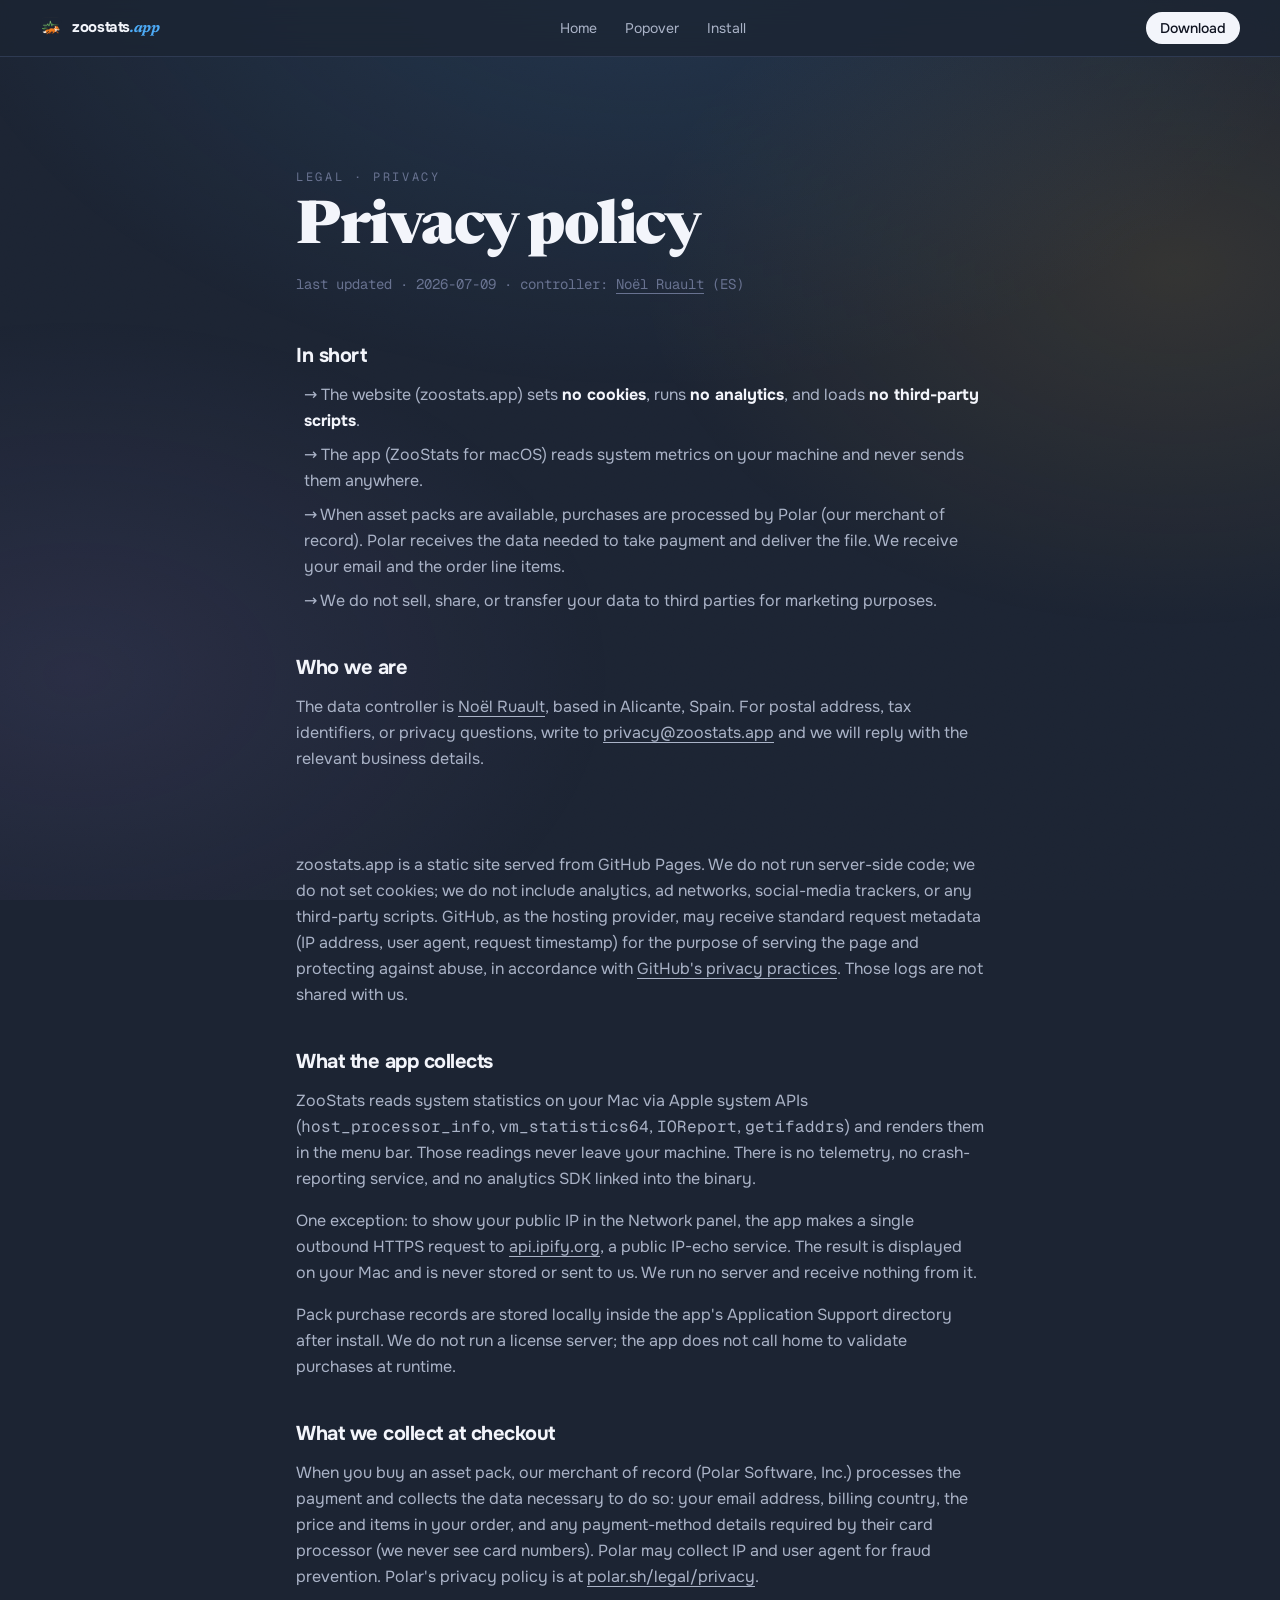
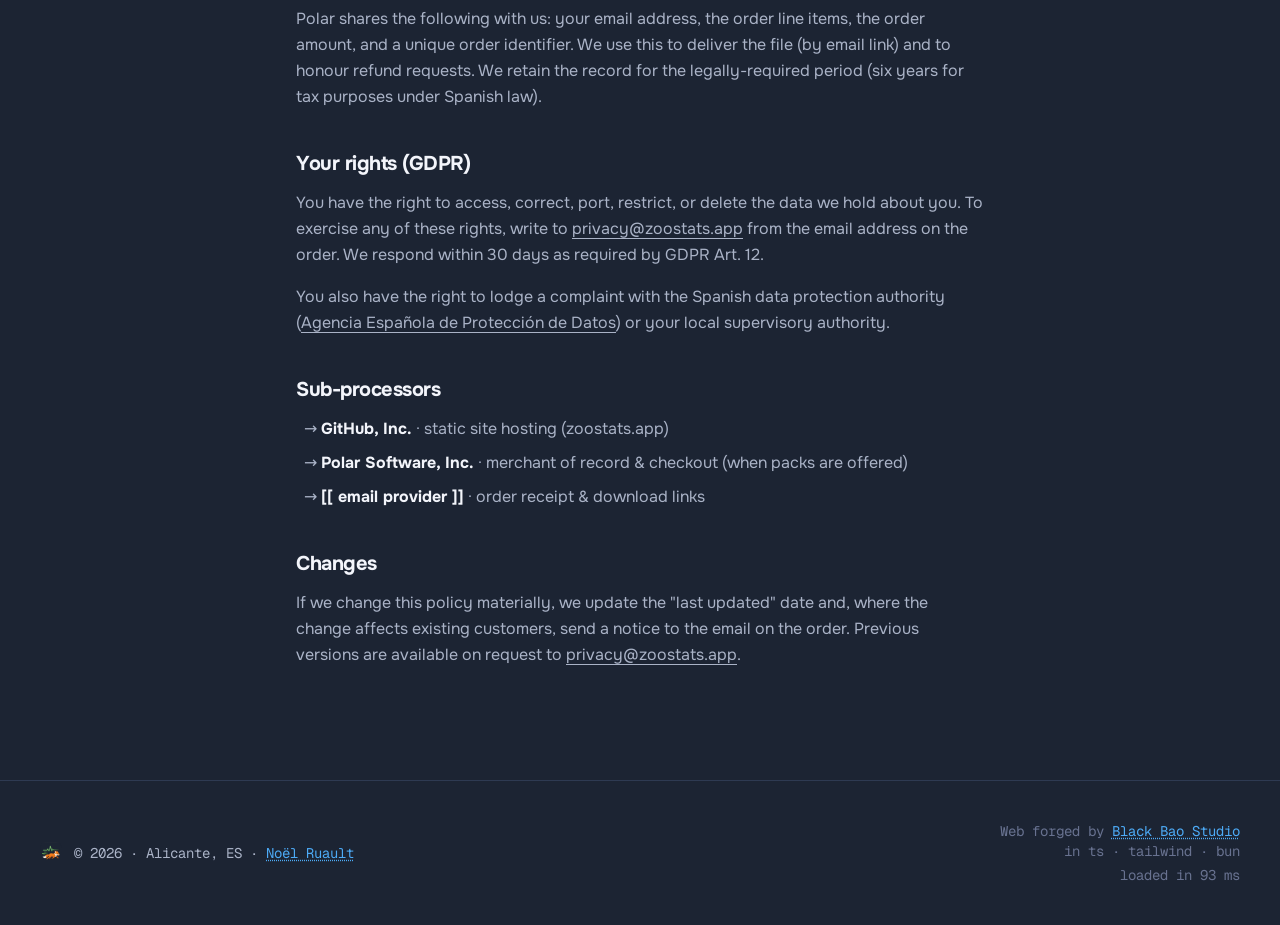
<file: privacy.html>
<!doctype html>
<html lang="en">

<head>
  <meta charset="utf-8" />
  <meta name="viewport" content="width=device-width, initial-scale=1" />
  <meta name="color-scheme" content="dark" />
  <meta name="theme-color" content="#1c2433" />
  <title>Privacy policy · ZooStats</title>
  <meta name="description" content="What ZooStats and zoostats.app collect, store, and share. Spoiler: very little." />
  <link rel="canonical" href="https://zoostats.app/privacy" />
  <link rel="icon" type="image/png" sizes="32x32" href="/icon-32.png" />
  <link rel="icon" type="image/png" sizes="128x128" href="/icon-128.png" />
  <link rel="icon" type="image/png" sizes="256x256" href="/icon-256.png" />
  <link rel="apple-touch-icon" sizes="180x180" href="/apple-touch-icon.png" />
  <link rel="preload" as="font" type="font/woff2" href="/fonts/onest.woff2" crossorigin />
  <link rel="stylesheet" href="/styles.css" />
  <script type="module" src="/main.js"></script>
</head>

<body class="grain">
  <a href="#main"
    class="sr-only focus:not-sr-only focus:fixed focus:top-2 focus:left-2 focus:z-50 focus:bg-accent focus:text-bg-deep focus:px-3 focus:py-1 focus:rounded">Skip
    to content</a>

  <header class="sticky top-0 z-30 backdrop-blur-md border-b border-line"
    style="background: color-mix(in oklab, var(--color-bg) 78%, transparent);">
    <div class="mx-auto max-w-7xl px-6 md:px-10 flex items-center justify-between h-14">
      <a href="/" class="flex items-center gap-2.5">
        <img src="/icon-128.png" alt="ZooStats" width="22" height="22" class="rounded-[5px]" />
        <span class="font-bold tracking-tight text-[15px]">zoostats<span class="display-italic"
            style="color: var(--color-cpu);">.app</span></span>
      </a>
      <nav class="hidden md:flex items-center gap-7 text-sm" style="color: var(--color-ink-mute);">
        <a href="/" class="hover:text-ink transition-colors">Home</a>
        <a href="/#popover" class="hover:text-ink transition-colors">Popover</a>
        <a href="/#install" class="hover:text-ink transition-colors">Install</a>
      </nav>
      <a href="/#install"
        class="hidden sm:inline-flex items-center gap-2 text-sm font-medium px-3.5 py-1.5 rounded-full transition-colors"
        style="background: var(--color-ink); color: var(--color-bg-deep);">Download</a>
    </div>
  </header>

  <main id="main" class="relative z-10">
    <article class="mx-auto max-w-3xl px-6 md:px-10 py-20 md:py-28">

      <p class="mono text-xs uppercase tracking-[0.22em]" style="color: var(--color-ink-faint);">legal · privacy</p>
      <h1 class="display mt-4 text-4xl md:text-6xl font-black tracking-tight leading-[0.95]">Privacy policy</h1>
      <p class="mt-4 mono text-sm" style="color: var(--color-ink-faint);">last updated · 2026-07-09 · controller: <a
          href="https://noel.engineer" target="_blank" rel="noopener noreferrer"
          class="hover:text-ink underline underline-offset-4">Noël Ruault</a> (ES)</p>

      <div class="mt-12 space-y-10 leading-relaxed" style="color: var(--color-ink-mute);">

        <section>
          <h2 class="text-xl font-bold tracking-tight mb-3" style="color: var(--color-ink);">In short</h2>
          <ul class="space-y-2">
            <li class="ml-2">→ The website (zoostats.app) sets <strong style="color: var(--color-ink);">no
                cookies</strong>, runs <strong style="color: var(--color-ink);">no analytics</strong>, and loads <strong
                style="color: var(--color-ink);">no third-party scripts</strong>.</li>
            <li class="ml-2">→ The app (ZooStats for macOS) reads system metrics on your machine and never sends them
              anywhere.</li>
            <li class="ml-2">→ When asset packs are available, purchases are processed by Polar (our merchant of
              record). Polar receives the data needed to take payment and deliver the file. We receive your email and
              the order line items.</li>
            <li class="ml-2">→ We do not sell, share, or transfer your data to third parties for marketing purposes.
            </li>
          </ul>
        </section>

        <section>
          <h2 class="text-xl font-bold tracking-tight mb-3" style="color: var(--color-ink);">Who we are</h2>
          <p>
            The data controller is <a href="https://noel.engineer" target="_blank" rel="noopener noreferrer"
              class="hover:text-ink underline underline-offset-4">Noël Ruault</a>, based in Alicante, Spain. For postal
            address, tax identifiers,
            or privacy questions, write to
            <a class="hover:text-ink underline underline-offset-4"
              href="mailto:privacy@zoostats.app">privacy@zoostats.app</a>
            and we will reply with the relevant business details.
          </p>
        </section>

        <section>
          <h2 class="text-xl font-bold tracking-tight mb-3" style="color: var(--color-ink);">What the website collects
          </h2>
          <p>
            zoostats.app is a static site served from GitHub Pages. We do not run server-side code; we do not set
            cookies; we do not include analytics, ad networks, social-media trackers, or any third-party scripts.
            GitHub, as the hosting provider, may receive standard request metadata (IP address, user agent, request
            timestamp) for the purpose of serving the page and protecting against abuse, in accordance with
            <a class="hover:text-ink underline underline-offset-4" href="https://docs.github.com/site-policy"
              target="_blank" rel="noopener noreferrer">GitHub's privacy practices</a>.
            Those logs are not shared with us.
          </p>
        </section>

        <section>
          <h2 class="text-xl font-bold tracking-tight mb-3" style="color: var(--color-ink);">What the app collects</h2>
          <p>
            ZooStats reads system statistics on your Mac via Apple system APIs
            (<code class="mono">host_processor_info</code>, <code class="mono">vm_statistics64</code>,
            <code class="mono">IOReport</code>, <code class="mono">getifaddrs</code>) and renders them in the menu
            bar. Those readings never leave your machine. There is no telemetry, no
            crash-reporting service, and no analytics SDK linked into the binary.
          </p>
          <p class="mt-4">
            One exception: to show your public IP in the Network panel, the app makes a single outbound HTTPS
            request to <a class="hover:text-ink underline underline-offset-4" href="https://api.ipify.org"
              target="_blank" rel="noopener noreferrer">api.ipify.org</a>, a public IP-echo service. The result is
            displayed on your Mac and is never stored or sent to us. We run no server and receive nothing from it.
          </p>
          <p class="mt-4">
            Pack purchase records are stored locally inside the app's Application Support directory after install.
            We do not run a license server; the app does not call home to validate purchases at runtime.
          </p>
        </section>

        <section>
          <h2 class="text-xl font-bold tracking-tight mb-3" style="color: var(--color-ink);">What we collect at checkout
          </h2>
          <p>
            When you buy an asset pack, our merchant of record (Polar Software, Inc.) processes the payment and
            collects the data necessary to do so: your email address, billing country, the price and items in your
            order, and any payment-method details required by their card processor (we never see card numbers).
            Polar may collect IP and user agent for fraud prevention. Polar's privacy policy is at
            <a class="hover:text-ink underline underline-offset-4" href="https://polar.sh/legal/privacy" target="_blank"
              rel="noopener noreferrer">polar.sh/legal/privacy</a>.
          </p>
          <p class="mt-4">
            Polar shares the following with us: your email address, the order line items, the order amount, and a
            unique order identifier. We use this to deliver the file (by email link) and to honour refund requests.
            We retain the record for the legally-required period (six years for tax purposes under Spanish law).
          </p>
        </section>

        <section>
          <h2 class="text-xl font-bold tracking-tight mb-3" style="color: var(--color-ink);">Your rights (GDPR)</h2>
          <p>
            You have the right to access, correct, port, restrict, or delete the data we hold about you. To
            exercise any of these rights, write to
            <a class="hover:text-ink underline underline-offset-4"
              href="mailto:privacy@zoostats.app">privacy@zoostats.app</a>
            from the email address on the order. We respond within 30 days as required by GDPR Art. 12.
          </p>
          <p class="mt-4">
            You also have the right to lodge a complaint with the Spanish data protection authority
            (<a class="hover:text-ink underline underline-offset-4" href="https://www.aepd.es/" target="_blank"
              rel="noopener noreferrer">Agencia Española de Protección de Datos</a>)
            or your local supervisory authority.
          </p>
        </section>

        <section>
          <h2 class="text-xl font-bold tracking-tight mb-3" style="color: var(--color-ink);">Sub-processors</h2>
          <ul class="space-y-2">
            <li class="ml-2">→ <strong style="color: var(--color-ink);">GitHub, Inc.</strong> · static site hosting
              (zoostats.app)</li>
            <li class="ml-2">→ <strong style="color: var(--color-ink);">Polar Software, Inc.</strong> · merchant of
              record &amp; checkout (when packs are offered)</li>
            <li class="ml-2">→ <strong style="color: var(--color-ink);">[[ email provider ]]</strong> · order receipt
              &amp; download links</li>
          </ul>
        </section>

        <section>
          <h2 class="text-xl font-bold tracking-tight mb-3" style="color: var(--color-ink);">Changes</h2>
          <p>
            If we change this policy materially, we update the "last updated" date and, where the change affects
            existing customers, send a notice to the email on the order. Previous versions are available on
            request to <a class="hover:text-ink underline underline-offset-4"
              href="mailto:privacy@zoostats.app">privacy@zoostats.app</a>.
          </p>
        </section>

      </div>
    </article>
  </main>

  <footer class="border-t border-line">
    <div class="mx-auto max-w-7xl px-6 md:px-10 py-10 grid md:grid-cols-12 gap-8 text-sm mono"
      style="color: var(--color-ink-mute);">
      <div class="md:col-span-5 flex items-center gap-3">
        <img src="/icon-128.png" alt="ZooStats" width="22" height="22" class="rounded-[5px]" />
        <span>© <span id="year">2026</span> · <button type="button" data-swap="🌴"
            class="hover:text-ink transition-colors"><span data-swap-label>Alicante, ES</span></button> · <a
            href="https://noel.engineer" target="_blank" rel="noopener noreferrer"
            class="underline underline-offset-2 decoration-dotted hover:opacity-80 transition-opacity"
            style="color: var(--color-cpu);">Noël Ruault</a></span>
      </div>
      <nav hidden class="md:col-span-4 flex flex-wrap gap-x-6 gap-y-2">
        <a class="hover:text-ink transition-colors" href="/terms">Terms</a>
        <a class="hover:text-ink transition-colors" href="/privacy">Privacy</a>
        <a class="hover:text-ink transition-colors" href="/refunds">Refunds</a>
      </nav>
      <div class="md:col-start-10 md:col-span-3 flex flex-col gap-1 md:items-end text-right"
        style="color: var(--color-ink-faint);">
        <span>Web forged by <a href="https://blackbao.studio" target="_blank" rel="noopener noreferrer"
            class="underline underline-offset-2 decoration-dotted hover:opacity-80 transition-opacity"
            style="color: var(--color-cpu);">Black Bao Studio</a>
          <br /> in ts · tailwind · bun</span>
        <span id="page-weight">loaded in -- ms</span>
      </div>
    </div>
  </footer>
</body>

</html>
</file>
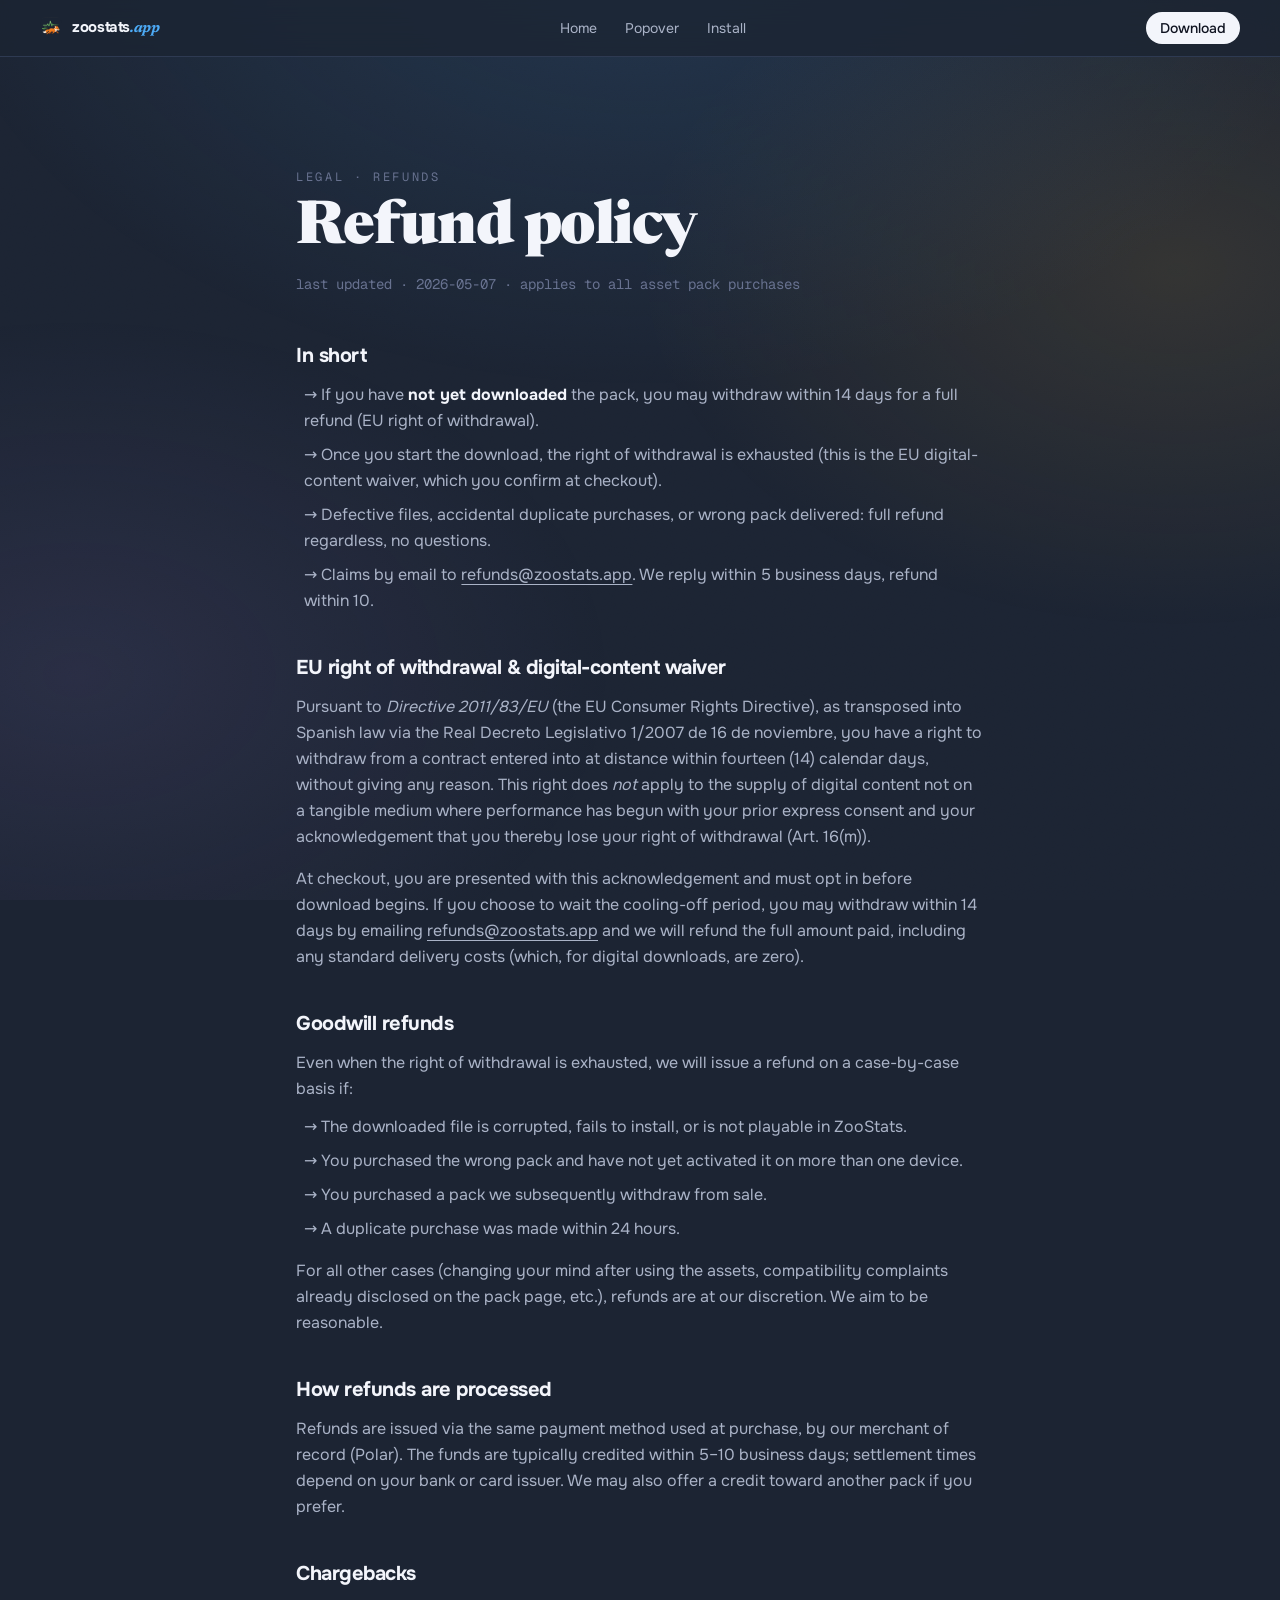
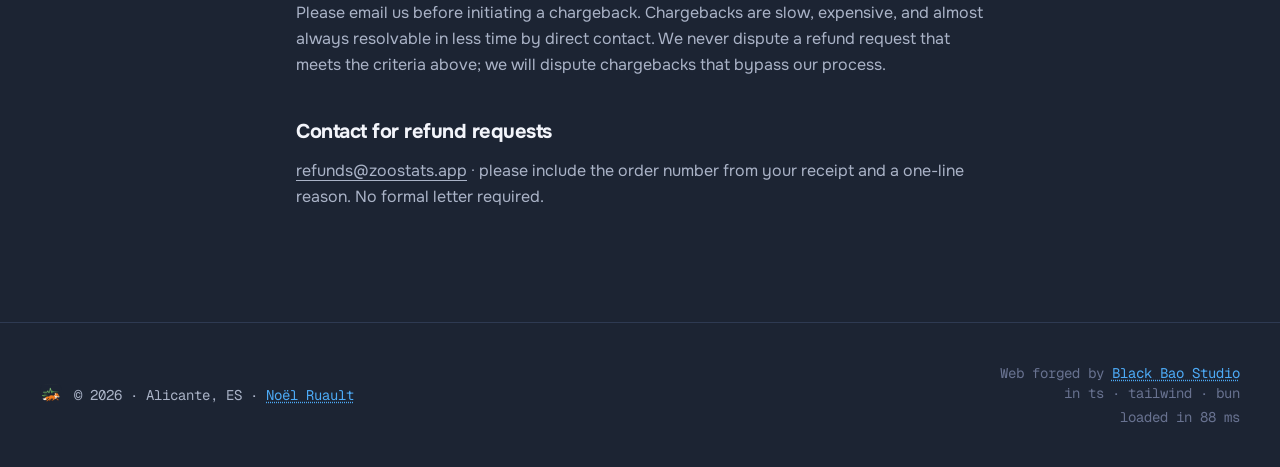
<file: refunds.html>
<!doctype html>
<html lang="en">

<head>
  <meta charset="utf-8" />
  <meta name="viewport" content="width=device-width, initial-scale=1" />
  <meta name="color-scheme" content="dark" />
  <meta name="theme-color" content="#1c2433" />
  <title>Refund policy · ZooStats</title>
  <meta name="description" content="Refund and EU right-of-withdrawal policy for ZooStats asset packs." />
  <link rel="canonical" href="https://zoostats.app/refunds" />
  <link rel="icon" type="image/png" sizes="32x32" href="/icon-32.png" />
  <link rel="icon" type="image/png" sizes="128x128" href="/icon-128.png" />
  <link rel="icon" type="image/png" sizes="256x256" href="/icon-256.png" />
  <link rel="apple-touch-icon" sizes="180x180" href="/apple-touch-icon.png" />
  <link rel="preload" as="font" type="font/woff2" href="/fonts/onest.woff2" crossorigin />
  <link rel="stylesheet" href="/styles.css" />
  <script type="module" src="/main.js"></script>
</head>

<body class="grain">
  <a href="#main"
    class="sr-only focus:not-sr-only focus:fixed focus:top-2 focus:left-2 focus:z-50 focus:bg-accent focus:text-bg-deep focus:px-3 focus:py-1 focus:rounded">Skip
    to content</a>

  <header class="sticky top-0 z-30 backdrop-blur-md border-b border-line"
    style="background: color-mix(in oklab, var(--color-bg) 78%, transparent);">
    <div class="mx-auto max-w-7xl px-6 md:px-10 flex items-center justify-between h-14">
      <a href="/" class="flex items-center gap-2.5">
        <img src="/icon-128.png" alt="ZooStats" width="22" height="22" class="rounded-[5px]" />
        <span class="font-bold tracking-tight text-[15px]">zoostats<span class="display-italic"
            style="color: var(--color-cpu);">.app</span></span>
      </a>
      <nav class="hidden md:flex items-center gap-7 text-sm" style="color: var(--color-ink-mute);">
        <a href="/" class="hover:text-ink transition-colors">Home</a>
        <a href="/#popover" class="hover:text-ink transition-colors">Popover</a>
        <a href="/#install" class="hover:text-ink transition-colors">Install</a>
      </nav>
      <a href="/#install"
        class="hidden sm:inline-flex items-center gap-2 text-sm font-medium px-3.5 py-1.5 rounded-full transition-colors"
        style="background: var(--color-ink); color: var(--color-bg-deep);">Download</a>
    </div>
  </header>

  <main id="main" class="relative z-10">
    <article class="mx-auto max-w-3xl px-6 md:px-10 py-20 md:py-28">

      <p class="mono text-xs uppercase tracking-[0.22em]" style="color: var(--color-ink-faint);">legal · refunds</p>
      <h1 class="display mt-4 text-4xl md:text-6xl font-black tracking-tight leading-[0.95]">Refund policy</h1>
      <p class="mt-4 mono text-sm" style="color: var(--color-ink-faint);">last updated · 2026-05-07 · applies to all
        asset pack purchases</p>

      <div class="mt-12 space-y-10 leading-relaxed" style="color: var(--color-ink-mute);">

        <section>
          <h2 class="text-xl font-bold tracking-tight mb-3" style="color: var(--color-ink);">In short</h2>
          <ul class="space-y-2">
            <li class="ml-2">→ If you have <strong style="color: var(--color-ink);">not yet downloaded</strong> the
              pack, you may withdraw within 14 days for a full refund (EU right of withdrawal).</li>
            <li class="ml-2">→ Once you start the download, the right of withdrawal is exhausted (this is the EU
              digital-content waiver, which you confirm at checkout).</li>
            <li class="ml-2">→ Defective files, accidental duplicate purchases, or wrong pack delivered: full refund
              regardless, no questions.</li>
            <li class="ml-2">→ Claims by email to <a class="hover:text-ink underline underline-offset-4"
                href="mailto:refunds@zoostats.app">refunds@zoostats.app</a>. We reply within 5 business days, refund
              within 10.</li>
          </ul>
        </section>

        <section>
          <h2 class="text-xl font-bold tracking-tight mb-3" style="color: var(--color-ink);">EU right of withdrawal
            &amp; digital-content waiver</h2>
          <p>
            Pursuant to <em>Directive 2011/83/EU</em> (the EU Consumer Rights Directive), as transposed into Spanish law
            via the Real Decreto Legislativo 1/2007 de 16 de noviembre, you have a right to withdraw from a contract
            entered into at distance within fourteen (14) calendar days, without giving any reason. This right does
            <em>not</em> apply to the supply of digital content not on a tangible medium where performance has begun
            with your prior express consent and your acknowledgement that you thereby lose your right of withdrawal
            (Art. 16(m)).
          </p>
          <p class="mt-4">
            At checkout, you are presented with this acknowledgement and must opt in before download begins. If you
            choose to wait the cooling-off period, you may withdraw within 14 days by emailing
            <a class="hover:text-ink underline underline-offset-4"
              href="mailto:refunds@zoostats.app">refunds@zoostats.app</a>
            and we will refund the full amount paid, including any standard delivery costs (which, for digital
            downloads, are zero).
          </p>
        </section>

        <section>
          <h2 class="text-xl font-bold tracking-tight mb-3" style="color: var(--color-ink);">Goodwill refunds</h2>
          <p>Even when the right of withdrawal is exhausted, we will issue a refund on a case-by-case basis if:</p>
          <ul class="mt-3 space-y-2">
            <li class="ml-2">→ The downloaded file is corrupted, fails to install, or is not playable in ZooStats.</li>
            <li class="ml-2">→ You purchased the wrong pack and have not yet activated it on more than one device.</li>
            <li class="ml-2">→ You purchased a pack we subsequently withdraw from sale.</li>
            <li class="ml-2">→ A duplicate purchase was made within 24 hours.</li>
          </ul>
          <p class="mt-4">
            For all other cases (changing your mind after using the assets, compatibility complaints already
            disclosed on the pack page, etc.), refunds are at our discretion. We aim to be reasonable.
          </p>
        </section>

        <section>
          <h2 class="text-xl font-bold tracking-tight mb-3" style="color: var(--color-ink);">How refunds are processed
          </h2>
          <p>
            Refunds are issued via the same payment method used at purchase, by our merchant of record (Polar). The
            funds are typically credited within 5–10 business days; settlement times depend on your bank or card
            issuer. We may also offer a credit toward another pack if you prefer.
          </p>
        </section>

        <section>
          <h2 class="text-xl font-bold tracking-tight mb-3" style="color: var(--color-ink);">Chargebacks</h2>
          <p>
            Please email us before initiating a chargeback. Chargebacks are slow, expensive, and almost always
            resolvable in less time by direct contact. We never dispute a refund request that meets the criteria
            above; we will dispute chargebacks that bypass our process.
          </p>
        </section>

        <section>
          <h2 class="text-xl font-bold tracking-tight mb-3" style="color: var(--color-ink);">Contact for refund requests
          </h2>
          <p>
            <a class="hover:text-ink underline underline-offset-4"
              href="mailto:refunds@zoostats.app">refunds@zoostats.app</a>
            &middot; please include the order number from your receipt and a one-line reason. No formal letter required.
          </p>
        </section>

      </div>
    </article>
  </main>

  <footer class="border-t border-line">
    <div class="mx-auto max-w-7xl px-6 md:px-10 py-10 grid md:grid-cols-12 gap-8 text-sm mono"
      style="color: var(--color-ink-mute);">
      <div class="md:col-span-5 flex items-center gap-3">
        <img src="/icon-128.png" alt="ZooStats" width="22" height="22" class="rounded-[5px]" />
        <span>© <span id="year">2026</span> · <button type="button" data-swap="🌴"
            class="hover:text-ink transition-colors"><span data-swap-label>Alicante, ES</span></button> · <a
            href="https://noel.engineer" target="_blank" rel="noopener noreferrer"
            class="underline underline-offset-2 decoration-dotted hover:opacity-80 transition-opacity"
            style="color: var(--color-cpu);">Noël Ruault</a></span>
      </div>
      <nav hidden class="md:col-span-4 flex flex-wrap gap-x-6 gap-y-2">
        <a class="hover:text-ink transition-colors" href="/terms">Terms</a>
        <a class="hover:text-ink transition-colors" href="/privacy">Privacy</a>
        <a class="hover:text-ink transition-colors" href="/refunds">Refunds</a>
      </nav>
      <div class="md:col-start-10 md:col-span-3 flex flex-col gap-1 md:items-end text-right"
        style="color: var(--color-ink-faint);">
        <span>Web forged by <a href="https://blackbao.studio" target="_blank" rel="noopener noreferrer"
            class="underline underline-offset-2 decoration-dotted hover:opacity-80 transition-opacity"
            style="color: var(--color-cpu);">Black Bao Studio</a>
          <br /> in ts · tailwind · bun</span>
        <span id="page-weight">loaded in -- ms</span>
      </div>
    </div>
  </footer>
</body>

</html>
</file>
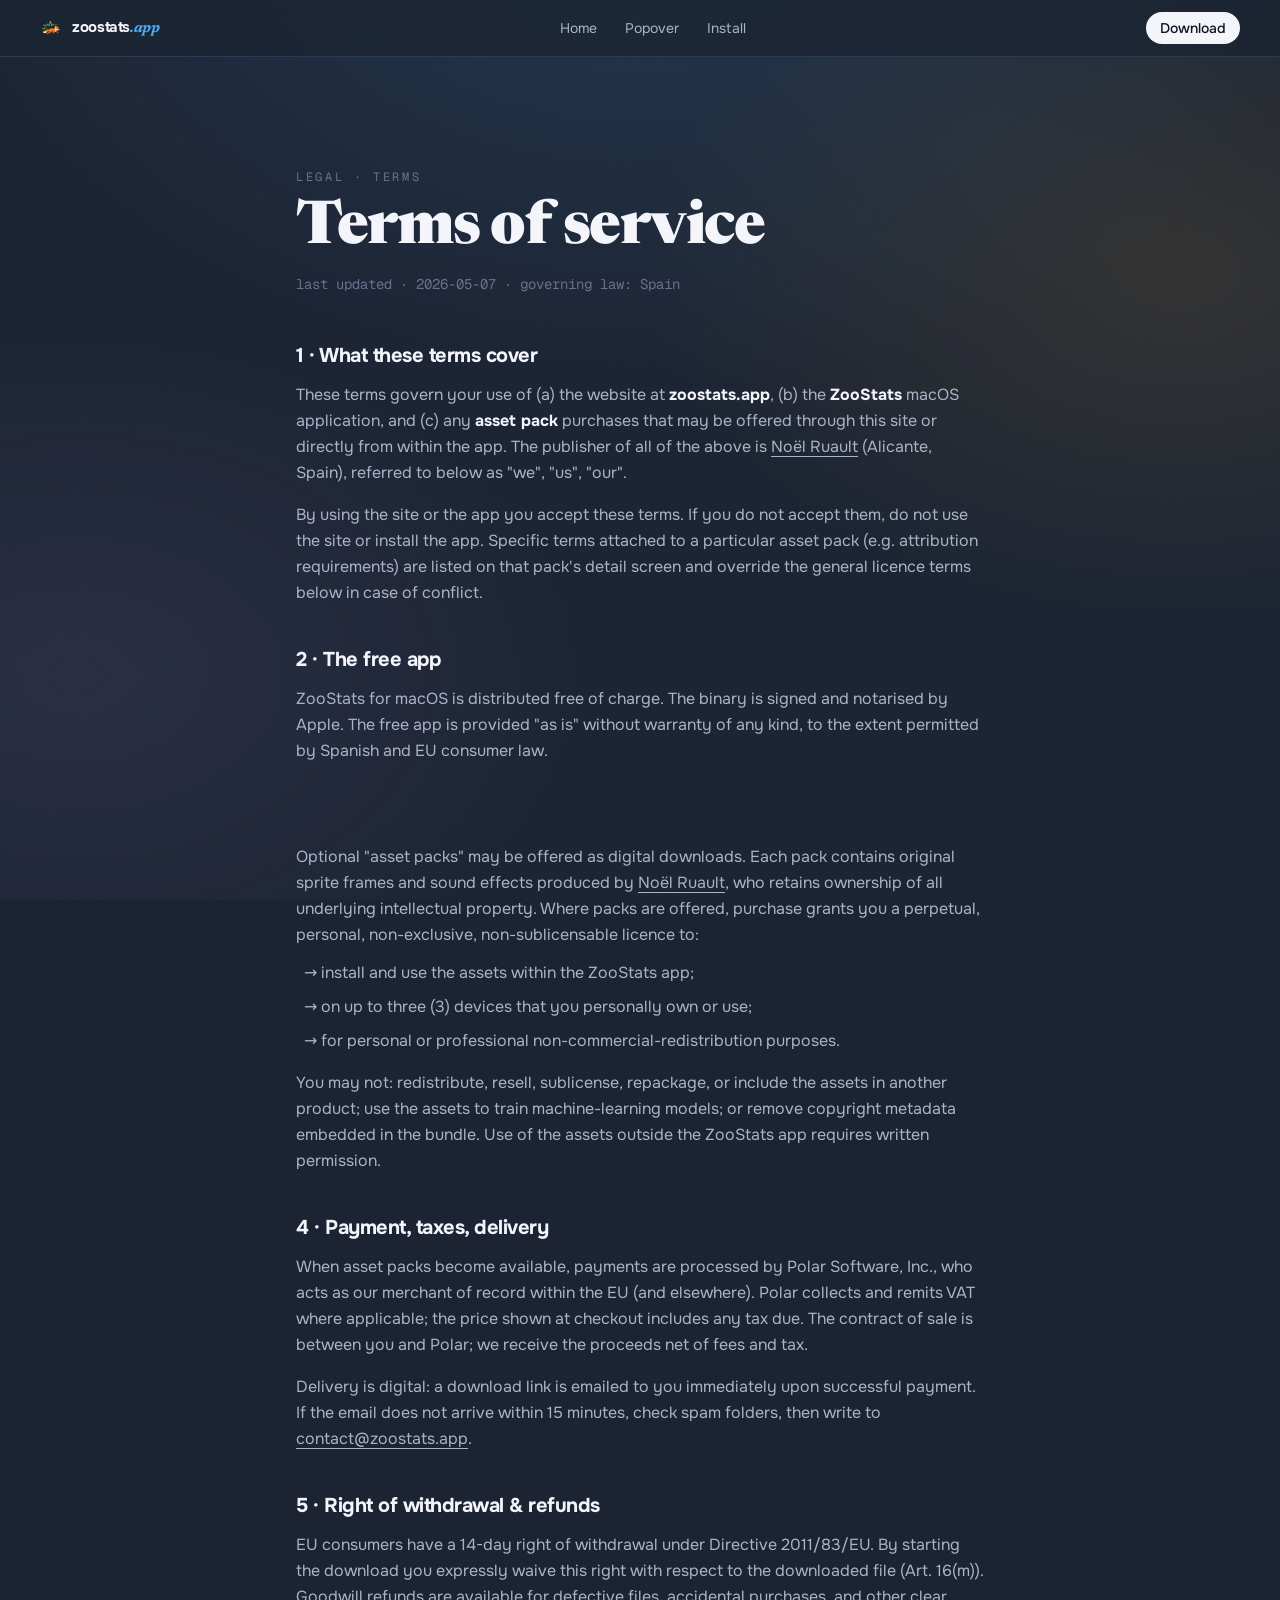
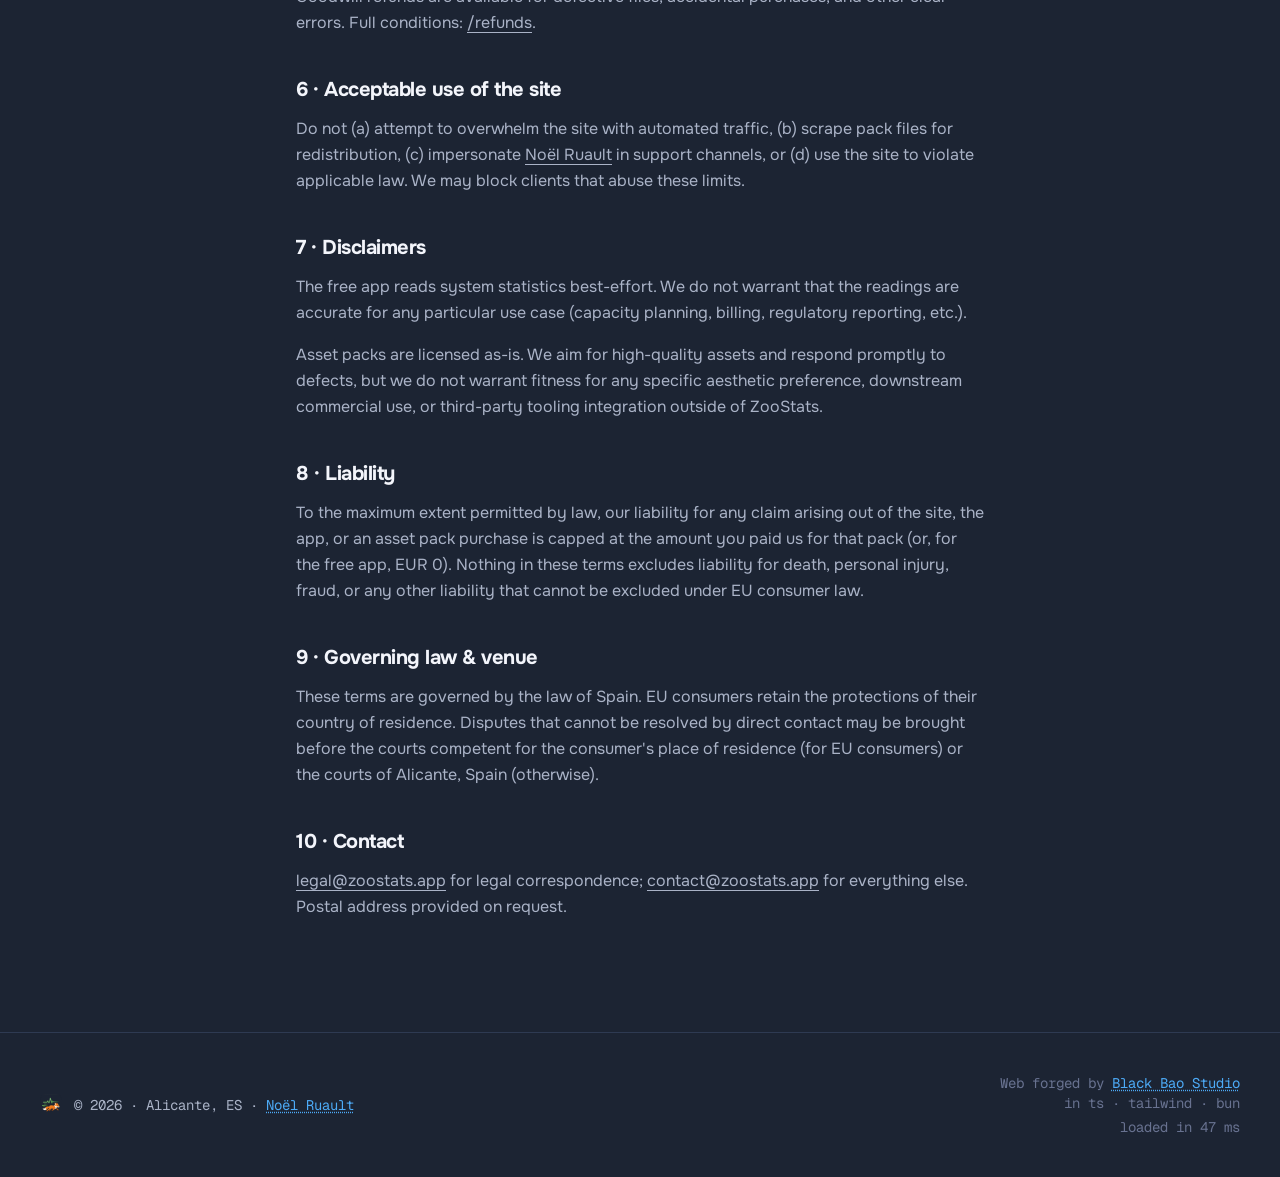
<file: terms.html>
<!doctype html>
<html lang="en">

<head>
  <meta charset="utf-8" />
  <meta name="viewport" content="width=device-width, initial-scale=1" />
  <meta name="color-scheme" content="dark" />
  <meta name="theme-color" content="#1c2433" />
  <title>Terms of service · ZooStats</title>
  <meta name="description"
    content="Terms governing use of zoostats.app, the ZooStats macOS application, and asset pack purchases." />
  <link rel="canonical" href="https://zoostats.app/terms" />
  <link rel="icon" type="image/png" sizes="32x32" href="/icon-32.png" />
  <link rel="icon" type="image/png" sizes="128x128" href="/icon-128.png" />
  <link rel="icon" type="image/png" sizes="256x256" href="/icon-256.png" />
  <link rel="apple-touch-icon" sizes="180x180" href="/apple-touch-icon.png" />
  <link rel="preload" as="font" type="font/woff2" href="/fonts/onest.woff2" crossorigin />
  <link rel="stylesheet" href="/styles.css" />
  <script type="module" src="/main.js"></script>
</head>

<body class="grain">
  <a href="#main"
    class="sr-only focus:not-sr-only focus:fixed focus:top-2 focus:left-2 focus:z-50 focus:bg-accent focus:text-bg-deep focus:px-3 focus:py-1 focus:rounded">Skip
    to content</a>

  <header class="sticky top-0 z-30 backdrop-blur-md border-b border-line"
    style="background: color-mix(in oklab, var(--color-bg) 78%, transparent);">
    <div class="mx-auto max-w-7xl px-6 md:px-10 flex items-center justify-between h-14">
      <a href="/" class="flex items-center gap-2.5">
        <img src="/icon-128.png" alt="ZooStats" width="22" height="22" class="rounded-[5px]" />
        <span class="font-bold tracking-tight text-[15px]">zoostats<span class="display-italic"
            style="color: var(--color-cpu);">.app</span></span>
      </a>
      <nav class="hidden md:flex items-center gap-7 text-sm" style="color: var(--color-ink-mute);">
        <a href="/" class="hover:text-ink transition-colors">Home</a>
        <a href="/#popover" class="hover:text-ink transition-colors">Popover</a>
        <a href="/#install" class="hover:text-ink transition-colors">Install</a>
      </nav>
      <a href="/#install"
        class="hidden sm:inline-flex items-center gap-2 text-sm font-medium px-3.5 py-1.5 rounded-full transition-colors"
        style="background: var(--color-ink); color: var(--color-bg-deep);">Download</a>
    </div>
  </header>

  <main id="main" class="relative z-10">
    <article class="mx-auto max-w-3xl px-6 md:px-10 py-20 md:py-28">

      <p class="mono text-xs uppercase tracking-[0.22em]" style="color: var(--color-ink-faint);">legal · terms</p>
      <h1 class="display mt-4 text-4xl md:text-6xl font-black tracking-tight leading-[0.95]">Terms of service</h1>
      <p class="mt-4 mono text-sm" style="color: var(--color-ink-faint);">last updated · 2026-05-07 · governing law:
        Spain</p>

      <div class="mt-12 space-y-10 leading-relaxed" style="color: var(--color-ink-mute);">

        <section>
          <h2 class="text-xl font-bold tracking-tight mb-3" style="color: var(--color-ink);">1 · What these terms cover
          </h2>
          <p>
            These terms govern your use of (a) the website at <strong
              style="color: var(--color-ink);">zoostats.app</strong>,
            (b) the <strong style="color: var(--color-ink);">ZooStats</strong> macOS application, and (c) any
            <strong style="color: var(--color-ink);">asset pack</strong> purchases that may be offered through this
            site or directly from within the app. The publisher of all of the above is <a href="https://noel.engineer"
              target="_blank" rel="noopener noreferrer" class="hover:text-ink underline underline-offset-4">Noël
              Ruault</a> (Alicante,
            Spain), referred to below as "we", "us", "our".
          </p>
          <p class="mt-4">
            By using the site or the app you accept these terms. If you do not accept them, do not use the site or
            install the app. Specific terms attached to a particular asset pack (e.g. attribution requirements)
            are listed on that pack's detail screen and override the general licence terms below in case of conflict.
          </p>
        </section>

        <section>
          <h2 class="text-xl font-bold tracking-tight mb-3" style="color: var(--color-ink);">2 · The free app</h2>
          <p>
            ZooStats for macOS is distributed free of charge. The binary is signed and notarised by Apple. The free
            app is provided "as is" without warranty of any kind, to the extent permitted by Spanish and EU
            consumer law.
          </p>
        </section>

        <section>
          <h2 class="text-xl font-bold tracking-tight mb-3" style="color: var(--color-ink);">3 · Asset packs &amp;
            licence</h2>
          <p>
            Optional "asset packs" may be offered as digital downloads. Each pack contains original sprite frames
            and sound effects produced by <a href="https://noel.engineer" target="_blank" rel="noopener noreferrer"
              class="hover:text-ink underline underline-offset-4">Noël Ruault</a>, who retains ownership of all
            underlying
            intellectual property. Where packs are offered, purchase grants you a perpetual, personal,
            non-exclusive, non-sublicensable licence to:
          </p>
          <ul class="mt-3 space-y-2">
            <li class="ml-2">→ install and use the assets within the ZooStats app;</li>
            <li class="ml-2">→ on up to three (3) devices that you personally own or use;</li>
            <li class="ml-2">→ for personal or professional non-commercial-redistribution purposes.</li>
          </ul>
          <p class="mt-4">
            You may not: redistribute, resell, sublicense, repackage, or include the assets in another product;
            use the assets to train machine-learning models; or remove copyright metadata embedded in the bundle.
            Use of the assets outside the ZooStats app requires written permission.
          </p>
        </section>

        <section>
          <h2 class="text-xl font-bold tracking-tight mb-3" style="color: var(--color-ink);">4 · Payment, taxes,
            delivery</h2>
          <p>
            When asset packs become available, payments are processed by Polar Software, Inc., who acts as our
            merchant of record within the EU (and elsewhere). Polar collects and remits VAT where applicable; the
            price shown at checkout includes any tax due. The contract of sale is between you and Polar; we
            receive the proceeds net of fees and tax.
          </p>
          <p class="mt-4">
            Delivery is digital: a download link is emailed to you immediately upon successful payment. If the
            email does not arrive within 15 minutes, check spam folders, then write to
            <a class="hover:text-ink underline underline-offset-4"
              href="mailto:contact@zoostats.app">contact@zoostats.app</a>.
          </p>
        </section>

        <section>
          <h2 class="text-xl font-bold tracking-tight mb-3" style="color: var(--color-ink);">5 · Right of withdrawal
            &amp; refunds</h2>
          <p>
            EU consumers have a 14-day right of withdrawal under Directive 2011/83/EU. By starting the download you
            expressly waive this right with respect to the downloaded file (Art. 16(m)). Goodwill refunds are
            available for defective files, accidental purchases, and other clear errors. Full conditions:
            <a class="hover:text-ink underline underline-offset-4" href="/refunds">/refunds</a>.
          </p>
        </section>

        <section>
          <h2 class="text-xl font-bold tracking-tight mb-3" style="color: var(--color-ink);">6 · Acceptable use of the
            site</h2>
          <p>
            Do not (a) attempt to overwhelm the site with automated traffic, (b) scrape pack files for
            redistribution, (c) impersonate <a href="https://noel.engineer" target="_blank" rel="noopener noreferrer"
              class="hover:text-ink underline underline-offset-4">Noël Ruault</a> in support channels, or (d) use the
            site to violate
            applicable law. We may block clients that abuse these limits.
          </p>
        </section>

        <section>
          <h2 class="text-xl font-bold tracking-tight mb-3" style="color: var(--color-ink);">7 · Disclaimers</h2>
          <p>
            The free app reads system statistics best-effort. We do not warrant that the readings are accurate
            for any particular use case (capacity planning, billing, regulatory reporting, etc.).
          </p>
          <p class="mt-4">
            Asset packs are licensed as-is. We aim for high-quality assets and respond promptly to defects, but we
            do not warrant fitness for any specific aesthetic preference, downstream commercial use, or
            third-party tooling integration outside of ZooStats.
          </p>
        </section>

        <section>
          <h2 class="text-xl font-bold tracking-tight mb-3" style="color: var(--color-ink);">8 · Liability</h2>
          <p>
            To the maximum extent permitted by law, our liability for any claim arising out of the site, the app,
            or an asset pack purchase is capped at the amount you paid us for that pack (or, for the free app,
            EUR 0). Nothing in these terms excludes liability for death, personal injury, fraud, or any other
            liability that cannot be excluded under EU consumer law.
          </p>
        </section>

        <section>
          <h2 class="text-xl font-bold tracking-tight mb-3" style="color: var(--color-ink);">9 · Governing law &amp;
            venue</h2>
          <p>
            These terms are governed by the law of Spain. EU consumers retain the protections of their country of
            residence. Disputes that cannot be resolved by direct contact may be brought before the courts
            competent for the consumer's place of residence (for EU consumers) or the courts of Alicante, Spain
            (otherwise).
          </p>
        </section>

        <section>
          <h2 class="text-xl font-bold tracking-tight mb-3" style="color: var(--color-ink);">10 · Contact</h2>
          <p>
            <a class="hover:text-ink underline underline-offset-4"
              href="mailto:legal@zoostats.app">legal@zoostats.app</a>
            for legal correspondence; <a class="hover:text-ink underline underline-offset-4"
              href="mailto:contact@zoostats.app">contact@zoostats.app</a>
            for everything else. Postal address provided on request.
          </p>
        </section>

      </div>
    </article>
  </main>

  <footer class="border-t border-line">
    <div class="mx-auto max-w-7xl px-6 md:px-10 py-10 grid md:grid-cols-12 gap-8 text-sm mono"
      style="color: var(--color-ink-mute);">
      <div class="md:col-span-5 flex items-center gap-3">
        <img src="/icon-128.png" alt="ZooStats" width="22" height="22" class="rounded-[5px]" />
        <span>© <span id="year">2026</span> · <button type="button" data-swap="🌴"
            class="hover:text-ink transition-colors"><span data-swap-label>Alicante, ES</span></button> · <a
            href="https://noel.engineer" target="_blank" rel="noopener noreferrer"
            class="underline underline-offset-2 decoration-dotted hover:opacity-80 transition-opacity"
            style="color: var(--color-cpu);">Noël Ruault</a></span>
      </div>
      <nav hidden class="md:col-span-4 flex flex-wrap gap-x-6 gap-y-2">
        <a class="hover:text-ink transition-colors" href="/terms">Terms</a>
        <a class="hover:text-ink transition-colors" href="/privacy">Privacy</a>
        <a class="hover:text-ink transition-colors" href="/refunds">Refunds</a>
      </nav>
      <div class="md:col-start-10 md:col-span-3 flex flex-col gap-1 md:items-end text-right"
        style="color: var(--color-ink-faint);">
        <span>Web forged by <a href="https://blackbao.studio" target="_blank" rel="noopener noreferrer"
            class="underline underline-offset-2 decoration-dotted hover:opacity-80 transition-opacity"
            style="color: var(--color-cpu);">Black Bao Studio</a>
          <br /> in ts · tailwind · bun</span>
        <span id="page-weight">loaded in -- ms</span>
      </div>
    </div>
  </footer>
</body>

</html>
</file>
<file: styles.css>
/*! tailwindcss v4.2.4 | MIT License | https://tailwindcss.com */
@layer properties{@supports (((-webkit-hyphens:none)) and (not (margin-trim:inline))) or ((-moz-orient:inline) and (not (color:rgb(from red r g b)))){*,:before,:after,::backdrop{--tw-rotate-x:initial;--tw-rotate-y:initial;--tw-rotate-z:initial;--tw-skew-x:initial;--tw-skew-y:initial;--tw-space-y-reverse:0;--tw-border-style:solid;--tw-leading:initial;--tw-font-weight:initial;--tw-tracking:initial;--tw-shadow:0 0 #0000;--tw-shadow-color:initial;--tw-shadow-alpha:100%;--tw-inset-shadow:0 0 #0000;--tw-inset-shadow-color:initial;--tw-inset-shadow-alpha:100%;--tw-ring-color:initial;--tw-ring-shadow:0 0 #0000;--tw-inset-ring-color:initial;--tw-inset-ring-shadow:0 0 #0000;--tw-ring-inset:initial;--tw-ring-offset-width:0px;--tw-ring-offset-color:#fff;--tw-ring-offset-shadow:0 0 #0000;--tw-blur:initial;--tw-brightness:initial;--tw-contrast:initial;--tw-grayscale:initial;--tw-hue-rotate:initial;--tw-invert:initial;--tw-opacity:initial;--tw-saturate:initial;--tw-sepia:initial;--tw-drop-shadow:initial;--tw-drop-shadow-color:initial;--tw-drop-shadow-alpha:100%;--tw-drop-shadow-size:initial;--tw-backdrop-blur:initial;--tw-backdrop-brightness:initial;--tw-backdrop-contrast:initial;--tw-backdrop-grayscale:initial;--tw-backdrop-hue-rotate:initial;--tw-backdrop-invert:initial;--tw-backdrop-opacity:initial;--tw-backdrop-saturate:initial;--tw-backdrop-sepia:initial}}}@layer theme{:root,:host{--font-sans:ui-sans-serif, system-ui, sans-serif, "Apple Color Emoji", "Segoe UI Emoji", "Segoe UI Symbol", "Noto Color Emoji";--font-mono:"Geist Mono", ui-monospace, "SF Mono", Menlo, monospace;--spacing:.25rem;--container-xl:36rem;--container-2xl:42rem;--container-3xl:48rem;--container-7xl:80rem;--text-xs:.75rem;--text-xs--line-height:calc(1 / .75);--text-sm:.875rem;--text-sm--line-height:calc(1.25 / .875);--text-base:1rem;--text-base--line-height:calc(1.5 / 1);--text-lg:1.125rem;--text-lg--line-height:calc(1.75 / 1.125);--text-xl:1.25rem;--text-xl--line-height:calc(1.75 / 1.25);--text-2xl:1.5rem;--text-2xl--line-height:calc(2 / 1.5);--text-3xl:1.875rem;--text-3xl--line-height:calc(2.25 / 1.875);--text-4xl:2.25rem;--text-4xl--line-height:calc(2.5 / 2.25);--text-5xl:3rem;--text-5xl--line-height:1;--text-6xl:3.75rem;--text-6xl--line-height:1;--text-7xl:4.5rem;--text-7xl--line-height:1;--text-8xl:6rem;--text-8xl--line-height:1;--font-weight-medium:500;--font-weight-semibold:600;--font-weight-bold:700;--font-weight-black:900;--tracking-tight:-.025em;--leading-relaxed:1.625;--radius-xl:.75rem;--blur-sm:8px;--blur-md:12px;--default-transition-duration:.15s;--default-transition-timing-function:cubic-bezier(.4, 0, .2, 1);--default-font-family:var(--font-sans);--default-mono-font-family:var(--font-mono);--font-display:"Newsreader", ui-serif, Georgia, serif;--font-body:"Onest", ui-sans-serif, system-ui, sans-serif;--color-bg:#1c2433;--color-bg-soft:#232b3c;--color-bg-deep:#0f1320;--color-bg-card:#11182a;--color-line:#2e3a52;--color-ink:#f3f5fb;--color-ink-mute:#aab3c7;--color-ink-faint:#687290;--color-cpu:#4dabf7;--color-mem:#f0b232;--color-mem-2:#c4843a;--color-gpu:#b794f6;--color-gpu-2:#c0e26b;--color-net:#4dd0e1;--color-fox:#ff8a5c;--color-alarm:#ff6b6b;--color-pink:#ff6b88;--accent:var(--color-cpu)}}@layer base{*,:after,:before,::backdrop{box-sizing:border-box;border:0 solid;margin:0;padding:0}::file-selector-button{box-sizing:border-box;border:0 solid;margin:0;padding:0}html,:host{-webkit-text-size-adjust:100%;tab-size:4;line-height:1.5;font-family:var(--default-font-family,ui-sans-serif, system-ui, sans-serif, "Apple Color Emoji", "Segoe UI Emoji", "Segoe UI Symbol", "Noto Color Emoji");font-feature-settings:var(--default-font-feature-settings,normal);font-variation-settings:var(--default-font-variation-settings,normal);-webkit-tap-highlight-color:transparent}hr{height:0;color:inherit;border-top-width:1px}abbr:where([title]){-webkit-text-decoration:underline dotted;text-decoration:underline dotted}h1,h2,h3,h4,h5,h6{font-size:inherit;font-weight:inherit}a{color:inherit;-webkit-text-decoration:inherit;-webkit-text-decoration:inherit;-webkit-text-decoration:inherit;text-decoration:inherit}b,strong{font-weight:bolder}code,kbd,samp,pre{font-family:var(--default-mono-font-family,ui-monospace, SFMono-Regular, Menlo, Monaco, Consolas, "Liberation Mono", "Courier New", monospace);font-feature-settings:var(--default-mono-font-feature-settings,normal);font-variation-settings:var(--default-mono-font-variation-settings,normal);font-size:1em}small{font-size:80%}sub,sup{vertical-align:baseline;font-size:75%;line-height:0;position:relative}sub{bottom:-.25em}sup{top:-.5em}table{text-indent:0;border-color:inherit;border-collapse:collapse}:-moz-focusring{outline:auto}progress{vertical-align:baseline}summary{display:list-item}ol,ul,menu{list-style:none}img,svg,video,canvas,audio,iframe,embed,object{vertical-align:middle;display:block}img,video{max-width:100%;height:auto}button,input,select,optgroup,textarea{font:inherit;font-feature-settings:inherit;font-variation-settings:inherit;letter-spacing:inherit;color:inherit;opacity:1;background-color:#0000;border-radius:0}::file-selector-button{font:inherit;font-feature-settings:inherit;font-variation-settings:inherit;letter-spacing:inherit;color:inherit;opacity:1;background-color:#0000;border-radius:0}:where(select:is([multiple],[size])) optgroup{font-weight:bolder}:where(select:is([multiple],[size])) optgroup option{padding-inline-start:20px}::file-selector-button{margin-inline-end:4px}::placeholder{opacity:1}@supports (not ((-webkit-appearance:-apple-pay-button))) or (contain-intrinsic-size:1px){::placeholder{color:currentColor}@supports (color:color-mix(in lab, red, red)){::placeholder{color:color-mix(in oklab, currentcolor 50%, transparent)}}}textarea{resize:vertical}::-webkit-search-decoration{-webkit-appearance:none}::-webkit-date-and-time-value{min-height:1lh;text-align:inherit}::-webkit-datetime-edit{display:inline-flex}::-webkit-datetime-edit-fields-wrapper{padding:0}::-webkit-datetime-edit{padding-block:0}::-webkit-datetime-edit-year-field{padding-block:0}::-webkit-datetime-edit-month-field{padding-block:0}::-webkit-datetime-edit-day-field{padding-block:0}::-webkit-datetime-edit-hour-field{padding-block:0}::-webkit-datetime-edit-minute-field{padding-block:0}::-webkit-datetime-edit-second-field{padding-block:0}::-webkit-datetime-edit-millisecond-field{padding-block:0}::-webkit-datetime-edit-meridiem-field{padding-block:0}::-webkit-calendar-picker-indicator{line-height:1}:-moz-ui-invalid{box-shadow:none}button,input:where([type=button],[type=reset],[type=submit]){appearance:button}::file-selector-button{appearance:button}::-webkit-inner-spin-button{height:auto}::-webkit-outer-spin-button{height:auto}[hidden]:where(:not([hidden=until-found])){display:none!important}:root{color-scheme:dark}html{scroll-behavior:smooth;-webkit-font-smoothing:antialiased;text-rendering:optimizelegibility}body{background:var(--color-bg);color:var(--color-ink);font-family:var(--font-body);font-feature-settings:"ss01", "cv11"}body:before{content:"";z-index:-1;pointer-events:none;background-image:radial-gradient(1200px 800px at 50% -10%,#4dabf724 0%,#0000 60%),radial-gradient(900px 600px at 92% 30%,#f0b2321c 0%,#0000 60%),radial-gradient(900px 600px at 6% 75%,#b794f617 0%,#0000 60%);position:fixed;inset:0}@supports (color:color-mix(in lab, red, red)){body:before{background-image:radial-gradient(ellipse 1200px 800px at 50% -10%, color-mix(in oklab, var(--color-cpu) 14%, transparent) 0%, transparent 60%), radial-gradient(ellipse 900px 600px at 92% 30%, color-mix(in oklab, var(--color-mem) 11%, transparent) 0%, transparent 60%), radial-gradient(ellipse 900px 600px at 6% 75%, color-mix(in oklab, var(--color-gpu) 9%, transparent) 0%, transparent 60%)}}::selection{background:var(--accent);color:var(--color-bg-deep)}img.pixel{image-rendering:pixelated;image-rendering:-moz-crisp-edges}:focus{outline:none}:focus-visible{outline:2px solid var(--accent);outline-offset:3px;border-radius:6px}details>summary{list-style:none}details>summary::-webkit-details-marker{display:none}}@layer components;@layer utilities{.visible{visibility:visible}.sr-only{clip-path:inset(50%);white-space:nowrap;border-width:0;width:1px;height:1px;margin:-1px;padding:0;position:absolute;overflow:hidden}.absolute{position:absolute}.fixed{position:fixed}.relative{position:relative}.static{position:static}.sticky{position:sticky}.start{inset-inline-start:var(--spacing)}.top-0{top:calc(var(--spacing) * 0)}.z-10{z-index:10}.z-30{z-index:30}.col-span-1{grid-column:span 1/span 1}.col-span-2{grid-column:span 2/span 2}.col-span-3{grid-column:span 3/span 3}.col-span-4{grid-column:span 4/span 4}.col-span-5{grid-column:span 5/span 5}.mx-auto{margin-inline:auto}.mt-1{margin-top:calc(var(--spacing) * 1)}.mt-2{margin-top:calc(var(--spacing) * 2)}.mt-3{margin-top:calc(var(--spacing) * 3)}.mt-4{margin-top:calc(var(--spacing) * 4)}.mt-5{margin-top:calc(var(--spacing) * 5)}.mt-6{margin-top:calc(var(--spacing) * 6)}.mt-8{margin-top:calc(var(--spacing) * 8)}.mt-10{margin-top:calc(var(--spacing) * 10)}.mt-12{margin-top:calc(var(--spacing) * 12)}.mt-16{margin-top:calc(var(--spacing) * 16)}.mb-1{margin-bottom:calc(var(--spacing) * 1)}.mb-2{margin-bottom:calc(var(--spacing) * 2)}.mb-3{margin-bottom:calc(var(--spacing) * 3)}.mb-4{margin-bottom:calc(var(--spacing) * 4)}.mb-6{margin-bottom:calc(var(--spacing) * 6)}.mb-12{margin-bottom:calc(var(--spacing) * 12)}.ml-1{margin-left:calc(var(--spacing) * 1)}.ml-1\.5{margin-left:calc(var(--spacing) * 1.5)}.ml-2{margin-left:calc(var(--spacing) * 2)}.block{display:block}.flex{display:flex}.grid{display:grid}.hidden{display:none}.inline-flex{display:inline-flex}.h-1\.5{height:calc(var(--spacing) * 1.5)}.h-4{height:calc(var(--spacing) * 4)}.h-5{height:calc(var(--spacing) * 5)}.h-9{height:calc(var(--spacing) * 9)}.h-14{height:calc(var(--spacing) * 14)}.h-16{height:calc(var(--spacing) * 16)}.min-h-screen{min-height:100vh}.w-1\.5{width:calc(var(--spacing) * 1.5)}.w-4{width:calc(var(--spacing) * 4)}.w-5{width:calc(var(--spacing) * 5)}.w-9{width:calc(var(--spacing) * 9)}.w-full{width:100%}.max-w-2xl{max-width:var(--container-2xl)}.max-w-3xl{max-width:var(--container-3xl)}.max-w-7xl{max-width:var(--container-7xl)}.max-w-xl{max-width:var(--container-xl)}.transform{transform:var(--tw-rotate-x,) var(--tw-rotate-y,) var(--tw-rotate-z,) var(--tw-skew-x,) var(--tw-skew-y,)}.scroll-mt-20{scroll-margin-top:calc(var(--spacing) * 20)}.grid-cols-2{grid-template-columns:repeat(2,minmax(0,1fr))}.grid-cols-3{grid-template-columns:repeat(3,minmax(0,1fr))}.grid-cols-12{grid-template-columns:repeat(12,minmax(0,1fr))}.flex-col{flex-direction:column}.flex-wrap{flex-wrap:wrap}.place-items-center{place-items:center}.items-baseline{align-items:baseline}.items-center{align-items:center}.items-end{align-items:flex-end}.justify-between{justify-content:space-between}.gap-1{gap:calc(var(--spacing) * 1)}.gap-2{gap:calc(var(--spacing) * 2)}.gap-2\.5{gap:calc(var(--spacing) * 2.5)}.gap-3{gap:calc(var(--spacing) * 3)}.gap-4{gap:calc(var(--spacing) * 4)}.gap-5{gap:calc(var(--spacing) * 5)}.gap-6{gap:calc(var(--spacing) * 6)}.gap-7{gap:calc(var(--spacing) * 7)}.gap-8{gap:calc(var(--spacing) * 8)}.gap-10{gap:calc(var(--spacing) * 10)}:where(.space-y-2>:not(:last-child)){--tw-space-y-reverse:0;margin-block-start:calc(calc(var(--spacing) * 2) * var(--tw-space-y-reverse));margin-block-end:calc(calc(var(--spacing) * 2) * calc(1 - var(--tw-space-y-reverse)))}:where(.space-y-3>:not(:last-child)){--tw-space-y-reverse:0;margin-block-start:calc(calc(var(--spacing) * 3) * var(--tw-space-y-reverse));margin-block-end:calc(calc(var(--spacing) * 3) * calc(1 - var(--tw-space-y-reverse)))}:where(.space-y-10>:not(:last-child)){--tw-space-y-reverse:0;margin-block-start:calc(calc(var(--spacing) * 10) * var(--tw-space-y-reverse));margin-block-end:calc(calc(var(--spacing) * 10) * calc(1 - var(--tw-space-y-reverse)))}.gap-x-6{column-gap:calc(var(--spacing) * 6)}.gap-y-1\.5{row-gap:calc(var(--spacing) * 1.5)}.gap-y-2{row-gap:calc(var(--spacing) * 2)}.overflow-hidden{overflow:hidden}.rounded-\[5px\]{border-radius:5px}.rounded-\[8px\]{border-radius:8px}.rounded-\[10px\]{border-radius:10px}.rounded-full{border-radius:3.40282e38px}.rounded-xl{border-radius:var(--radius-xl)}.border{border-style:var(--tw-border-style);border-width:1px}.border-t{border-top-style:var(--tw-border-style);border-top-width:1px}.border-b{border-bottom-style:var(--tw-border-style);border-bottom-width:1px}.border-line{border-color:var(--color-line)}.p-7{padding:calc(var(--spacing) * 7)}.px-3\.5{padding-inline:calc(var(--spacing) * 3.5)}.px-4{padding-inline:calc(var(--spacing) * 4)}.px-6{padding-inline:calc(var(--spacing) * 6)}.py-1\.5{padding-block:calc(var(--spacing) * 1.5)}.py-2{padding-block:calc(var(--spacing) * 2)}.py-2\.5{padding-block:calc(var(--spacing) * 2.5)}.py-3{padding-block:calc(var(--spacing) * 3)}.py-4{padding-block:calc(var(--spacing) * 4)}.py-10{padding-block:calc(var(--spacing) * 10)}.py-20{padding-block:calc(var(--spacing) * 20)}.py-24{padding-block:calc(var(--spacing) * 24)}.py-28{padding-block:calc(var(--spacing) * 28)}.pt-3{padding-top:calc(var(--spacing) * 3)}.pt-20{padding-top:calc(var(--spacing) * 20)}.pb-12{padding-bottom:calc(var(--spacing) * 12)}.pb-20{padding-bottom:calc(var(--spacing) * 20)}.text-center{text-align:center}.text-left{text-align:left}.text-right{text-align:right}.font-display{font-family:var(--font-display)}.text-2xl{font-size:var(--text-2xl);line-height:var(--tw-leading,var(--text-2xl--line-height))}.text-3xl{font-size:var(--text-3xl);line-height:var(--tw-leading,var(--text-3xl--line-height))}.text-4xl{font-size:var(--text-4xl);line-height:var(--tw-leading,var(--text-4xl--line-height))}.text-5xl{font-size:var(--text-5xl);line-height:var(--tw-leading,var(--text-5xl--line-height))}.text-6xl{font-size:var(--text-6xl);line-height:var(--tw-leading,var(--text-6xl--line-height))}.text-base{font-size:var(--text-base);line-height:var(--tw-leading,var(--text-base--line-height))}.text-lg{font-size:var(--text-lg);line-height:var(--tw-leading,var(--text-lg--line-height))}.text-sm{font-size:var(--text-sm);line-height:var(--tw-leading,var(--text-sm--line-height))}.text-xl{font-size:var(--text-xl);line-height:var(--tw-leading,var(--text-xl--line-height))}.text-xs{font-size:var(--text-xs);line-height:var(--tw-leading,var(--text-xs--line-height))}.text-\[15px\]{font-size:15px}.text-\[17px\]{font-size:17px}.leading-\[0\.92\]{--tw-leading:.92;line-height:.92}.leading-\[0\.95\]{--tw-leading:.95;line-height:.95}.leading-\[0\.96\]{--tw-leading:.96;line-height:.96}.leading-relaxed{--tw-leading:var(--leading-relaxed);line-height:var(--leading-relaxed)}.font-black{--tw-font-weight:var(--font-weight-black);font-weight:var(--font-weight-black)}.font-bold{--tw-font-weight:var(--font-weight-bold);font-weight:var(--font-weight-bold)}.font-medium{--tw-font-weight:var(--font-weight-medium);font-weight:var(--font-weight-medium)}.font-semibold{--tw-font-weight:var(--font-weight-semibold);font-weight:var(--font-weight-semibold)}.tracking-\[-0\.04em\]{--tw-tracking:-.04em;letter-spacing:-.04em}.tracking-\[0\.18em\]{--tw-tracking:.18em;letter-spacing:.18em}.tracking-\[0\.22em\]{--tw-tracking:.22em;letter-spacing:.22em}.tracking-\[0\.25em\]{--tw-tracking:.25em;letter-spacing:.25em}.tracking-tight{--tw-tracking:var(--tracking-tight);letter-spacing:var(--tracking-tight)}.text-ink{color:var(--color-ink)}.uppercase{text-transform:uppercase}.italic{font-style:italic}.underline{text-decoration-line:underline}.decoration-dotted{text-decoration-style:dotted}.underline-offset-2{text-underline-offset:2px}.underline-offset-4{text-underline-offset:4px}.accent-cpu{accent-color:var(--color-cpu)}.accent-gpu{accent-color:var(--color-gpu)}.accent-mem{accent-color:var(--color-mem)}.accent-net{accent-color:var(--color-net)}.ring{--tw-ring-shadow:var(--tw-ring-inset,) 0 0 0 calc(1px + var(--tw-ring-offset-width)) var(--tw-ring-color,currentcolor);box-shadow:var(--tw-inset-shadow), var(--tw-inset-ring-shadow), var(--tw-ring-offset-shadow), var(--tw-ring-shadow), var(--tw-shadow)}.filter{filter:var(--tw-blur,) var(--tw-brightness,) var(--tw-contrast,) var(--tw-grayscale,) var(--tw-hue-rotate,) var(--tw-invert,) var(--tw-saturate,) var(--tw-sepia,) var(--tw-drop-shadow,)}.backdrop-blur-md{--tw-backdrop-blur:blur(var(--blur-md));-webkit-backdrop-filter:var(--tw-backdrop-blur,) var(--tw-backdrop-brightness,) var(--tw-backdrop-contrast,) var(--tw-backdrop-grayscale,) var(--tw-backdrop-hue-rotate,) var(--tw-backdrop-invert,) var(--tw-backdrop-opacity,) var(--tw-backdrop-saturate,) var(--tw-backdrop-sepia,);backdrop-filter:var(--tw-backdrop-blur,) var(--tw-backdrop-brightness,) var(--tw-backdrop-contrast,) var(--tw-backdrop-grayscale,) var(--tw-backdrop-hue-rotate,) var(--tw-backdrop-invert,) var(--tw-backdrop-opacity,) var(--tw-backdrop-saturate,) var(--tw-backdrop-sepia,)}.backdrop-blur-sm{--tw-backdrop-blur:blur(var(--blur-sm));-webkit-backdrop-filter:var(--tw-backdrop-blur,) var(--tw-backdrop-brightness,) var(--tw-backdrop-contrast,) var(--tw-backdrop-grayscale,) var(--tw-backdrop-hue-rotate,) var(--tw-backdrop-invert,) var(--tw-backdrop-opacity,) var(--tw-backdrop-saturate,) var(--tw-backdrop-sepia,);backdrop-filter:var(--tw-backdrop-blur,) var(--tw-backdrop-brightness,) var(--tw-backdrop-contrast,) var(--tw-backdrop-grayscale,) var(--tw-backdrop-hue-rotate,) var(--tw-backdrop-invert,) var(--tw-backdrop-opacity,) var(--tw-backdrop-saturate,) var(--tw-backdrop-sepia,)}.transition{transition-property:color,background-color,border-color,outline-color,text-decoration-color,fill,stroke,--tw-gradient-from,--tw-gradient-via,--tw-gradient-to,opacity,box-shadow,transform,translate,scale,rotate,filter,-webkit-backdrop-filter,backdrop-filter,display,content-visibility,overlay,pointer-events;transition-timing-function:var(--tw-ease,var(--default-transition-timing-function));transition-duration:var(--tw-duration,var(--default-transition-duration))}.transition-colors{transition-property:color,background-color,border-color,outline-color,text-decoration-color,fill,stroke,--tw-gradient-from,--tw-gradient-via,--tw-gradient-to;transition-timing-function:var(--tw-ease,var(--default-transition-timing-function));transition-duration:var(--tw-duration,var(--default-transition-duration))}.transition-opacity{transition-property:opacity;transition-timing-function:var(--tw-ease,var(--default-transition-timing-function));transition-duration:var(--tw-duration,var(--default-transition-duration))}.transition-transform{transition-property:transform,translate,scale,rotate;transition-timing-function:var(--tw-ease,var(--default-transition-timing-function));transition-duration:var(--tw-duration,var(--default-transition-duration))}@media (hover:hover){.group-hover\:rotate-\[6deg\]:is(:where(.group):hover *){rotate:6deg}.hover\:text-ink:hover{color:var(--color-ink)}.hover\:opacity-80:hover{opacity:.8}}.focus\:not-sr-only:focus{clip-path:none;white-space:normal;width:auto;height:auto;margin:0;padding:0;position:static;overflow:visible}.focus\:fixed:focus{position:fixed}.focus\:top-2:focus{top:calc(var(--spacing) * 2)}.focus\:left-2:focus{left:calc(var(--spacing) * 2)}.focus\:z-50:focus{z-index:50}.focus\:rounded:focus{border-radius:.25rem}.focus\:px-3:focus{padding-inline:calc(var(--spacing) * 3)}.focus\:py-1:focus{padding-block:calc(var(--spacing) * 1)}.focus\:text-bg-deep:focus{color:var(--color-bg-deep)}@media (min-width:40rem){.sm\:inline{display:inline}.sm\:inline-flex{display:inline-flex}.sm\:text-4xl{font-size:var(--text-4xl);line-height:var(--tw-leading,var(--text-4xl--line-height))}.sm\:text-6xl{font-size:var(--text-6xl);line-height:var(--tw-leading,var(--text-6xl--line-height))}}@media (min-width:48rem){.md\:col-span-3{grid-column:span 3/span 3}.md\:col-span-4{grid-column:span 4/span 4}.md\:col-span-5{grid-column:span 5/span 5}.md\:col-span-7{grid-column:span 7/span 7}.md\:col-start-9{grid-column-start:9}.md\:col-start-10{grid-column-start:10}.md\:mt-14{margin-top:calc(var(--spacing) * 14)}.md\:flex{display:flex}.md\:hidden{display:none}.md\:inline{display:inline}.md\:max-w-3xl{max-width:var(--container-3xl)}.md\:grid-cols-2{grid-template-columns:repeat(2,minmax(0,1fr))}.md\:grid-cols-12{grid-template-columns:repeat(12,minmax(0,1fr))}.md\:items-end{align-items:flex-end}.md\:p-9{padding:calc(var(--spacing) * 9)}.md\:px-10{padding-inline:calc(var(--spacing) * 10)}.md\:py-28{padding-block:calc(var(--spacing) * 28)}.md\:py-32{padding-block:calc(var(--spacing) * 32)}.md\:py-40{padding-block:calc(var(--spacing) * 40)}.md\:pt-28{padding-top:calc(var(--spacing) * 28)}.md\:pb-16{padding-bottom:calc(var(--spacing) * 16)}.md\:pb-28{padding-bottom:calc(var(--spacing) * 28)}.md\:text-right{text-align:right}.md\:text-2xl{font-size:var(--text-2xl);line-height:var(--tw-leading,var(--text-2xl--line-height))}.md\:text-4xl{font-size:var(--text-4xl);line-height:var(--tw-leading,var(--text-4xl--line-height))}.md\:text-6xl{font-size:var(--text-6xl);line-height:var(--tw-leading,var(--text-6xl--line-height))}.md\:text-7xl{font-size:var(--text-7xl);line-height:var(--tw-leading,var(--text-7xl--line-height))}.md\:text-8xl{font-size:var(--text-8xl);line-height:var(--tw-leading,var(--text-8xl--line-height))}.md\:text-sm{font-size:var(--text-sm);line-height:var(--tw-leading,var(--text-sm--line-height))}}@media (min-width:64rem){.lg\:text-8xl{font-size:var(--text-8xl);line-height:var(--tw-leading,var(--text-8xl--line-height))}.lg\:text-\[8rem\]{font-size:8rem}}.text-balance{text-wrap:balance}.text-pretty{text-wrap:pretty}.display{font-family:var(--font-display);font-feature-settings:"ss01"}.display-italic{font-family:var(--font-display);font-feature-settings:"ss03";font-style:italic}.mono{font-family:var(--font-mono);font-feature-settings:"tnum","cv11"}.tnum{font-variant-numeric:tabular-nums}.text-accent{color:var(--accent)}.bg-accent{background:var(--accent)}.border-accent{border-color:var(--accent)}.accent-cpu{--accent:var(--color-cpu)}.accent-mem{--accent:var(--color-mem)}.accent-gpu{--accent:var(--color-gpu-2)}.accent-net{--accent:var(--color-net)}.accent-alarm{--accent:var(--color-alarm)}.grain:after{content:"";pointer-events:none;z-index:1;opacity:.05;mix-blend-mode:overlay;background-image:url("data:image/svg+xml;utf8,<svg xmlns='http://www.w3.org/2000/svg' width='200' height='200'><filter id='n'><feTurbulence type='fractalNoise' baseFrequency='0.95' numOctaves='2' stitchTiles='stitch'/></filter><rect width='100%25' height='100%25' filter='url(%23n)'/></svg>");position:fixed;inset:0}@media (max-width:640px){.grain:after{display:none}}.blueprint{background-image:linear-gradient(90deg,#2e3a52b3 1px,#0000 1px),linear-gradient(#2e3a52b3 1px,#0000 1px)}@supports (color:color-mix(in lab, red, red)){.blueprint{background-image:linear-gradient(to right, color-mix(in oklab, var(--color-line) 70%, transparent) 1px, transparent 1px), linear-gradient(to bottom, color-mix(in oklab, var(--color-line) 70%, transparent) 1px, transparent 1px)}}.blueprint{background-position:-1px -1px;background-size:48px 48px}.pulse{background:var(--accent);border-radius:999px;width:7px;height:7px;display:inline-block;position:relative;box-shadow:0 0 10px #4dabf799}@supports (color:color-mix(in lab, red, red)){.pulse{box-shadow:0 0 10px color-mix(in oklab, var(--accent) 60%, transparent)}}.pulse:after{content:"";border:1px solid var(--accent);opacity:0;border-radius:999px;animation:1.8s ease-out infinite pulse-ring;position:absolute;inset:-4px}@keyframes pulse-ring{0%{opacity:.6;transform:scale(.5)}to{opacity:0;transform:scale(1.7)}}.dot{background:var(--accent);vertical-align:middle;border-radius:999px;width:7px;height:7px;margin-right:8px;display:inline-block}.ribbon{contain:layout paint;align-items:stretch;gap:2px;height:36px;display:flex}.ribbon>span{background:#4dabf7cc;flex:1}@supports (color:color-mix(in lab, red, red)){.ribbon>span{background:color-mix(in oklab, var(--accent) 80%, transparent)}}.ribbon>span{transform-origin:bottom;border-radius:1px;transition:transform .2s cubic-bezier(.4,0,.2,1);transform:scaleY(.04)}.pane.accent-cpu .ribbon>span{background:linear-gradient(#ff6b88cc 0% 28%,#4dabf7cc 28% 100%)}@supports (color:color-mix(in lab, red, red)){.pane.accent-cpu .ribbon>span{background:linear-gradient(to top, color-mix(in oklab, var(--color-cpu) 80%, transparent) 0%, color-mix(in oklab, var(--color-cpu) 80%, transparent) 72%, color-mix(in oklab, var(--color-pink) 80%, transparent) 72%, color-mix(in oklab, var(--color-pink) 80%, transparent) 100%)}}.reveal{opacity:0;transform:translateY(14px)}.reveal.in{opacity:1;transition:opacity .7s cubic-bezier(.2,.7,.2,1),transform .7s cubic-bezier(.2,.7,.2,1);transform:translateY(0)}@media (prefers-reduced-motion:reduce){.pulse:after{opacity:0;animation:none}.ribbon>span{transition:none;transform:scaleY(.5)}.reveal{opacity:1;transform:none}html{scroll-behavior:auto}}.cv-auto{content-visibility:auto;contain-intrinsic-size:1px 900px}.site-header{isolation:isolate;transform:translateZ(0)}@media (max-width:640px){.site-header{-webkit-backdrop-filter:none!important}}.popover{background:linear-gradient(180deg, #11182af5 0%, var(--color-bg-card) 100%);border-radius:16px;position:relative}@supports (color:color-mix(in lab, red, red)){.popover{background:linear-gradient(180deg, color-mix(in oklab, var(--color-bg-card) 96%, transparent) 0%, var(--color-bg-card) 100%)}}.popover{border:1px solid #2e3a52e6}@supports (color:color-mix(in lab, red, red)){.popover{border:1px solid color-mix(in oklab, var(--color-line) 90%, transparent)}}.popover{overflow:hidden;box-shadow:0 24px 60px -28px #000,inset 0 0 0 1px oklab(100% 0 5.96046e-8/.04)}.popover:before{content:"";background:linear-gradient(90deg,#0000 0%,#4dabf780 25%,#f0b23280 50%,#b794f680 75%,#0000 100%);height:1px;position:absolute;top:0;left:0;right:0}@supports (color:color-mix(in lab, red, red)){.popover:before{background:linear-gradient(to right, transparent 0%, color-mix(in oklab, var(--color-cpu) 50%, transparent) 25%, color-mix(in oklab, var(--color-mem) 50%, transparent) 50%, color-mix(in oklab, var(--color-gpu) 50%, transparent) 75%, transparent 100%)}}.popover:before{opacity:.7}.pane{padding:22px 24px;position:relative}.pane+.pane{border-top:1px solid var(--color-line)}@media (min-width:900px){.pane-grid{grid-template-columns:1fr 1fr;display:grid}.pane{border-top:0}.pane:nth-child(2),.pane:nth-child(4){border-left:1px solid var(--color-line)}.pane:nth-child(3),.pane:nth-child(4){border-top:1px solid var(--color-line)}}.pane-head{justify-content:space-between;align-items:baseline;margin-bottom:14px;display:flex}.pane-title{font-family:var(--font-body);color:var(--accent);letter-spacing:-.01em;font-size:20px;font-weight:700}.pane-value{font-family:var(--font-mono);font-feature-settings:"tnum","cv11";color:var(--color-ink);letter-spacing:-.03em;font-size:26px;font-weight:500}.pane .ribbon{border-bottom:1px solid #2e3a52b3;height:64px;padding:4px 0}@supports (color:color-mix(in lab, red, red)){.pane .ribbon{border-bottom:1px solid color-mix(in oklab, var(--color-line) 70%, transparent)}}.pane .ribbon{margin-bottom:14px}.ring-row{grid-template-columns:repeat(10,1fr);gap:6px;margin:12px 0 10px;display:grid}.ring-meter{background:conic-gradient(var(--ring-color,var(--accent)) calc(var(--p,0) * 1%), var(--color-line) 0);border-radius:999px;width:22px;height:22px;-webkit-mask:radial-gradient(circle,#0000 7px,#000 8px);mask:radial-gradient(circle,#0000 7px,#000 8px)}.ring-meter.performance{--ring-color:var(--color-cpu)}.ring-meter.efficiency{--ring-color:var(--color-pink)}.donut{--app:71deg;--wired:58deg;--compressed:141deg;--cached:36deg;background:conic-gradient(var(--color-mem) 0deg var(--app), var(--color-mem-2) var(--app) calc(var(--app) + var(--wired)), #6b8acb calc(var(--app) + var(--wired)) calc(var(--app) + var(--wired) + var(--compressed)), #b78bd6 calc(var(--app) + var(--wired) + var(--compressed)) calc(var(--app) + var(--wired) + var(--compressed) + var(--cached)), var(--color-ink-faint) calc(var(--app) + var(--wired) + var(--compressed) + var(--cached)) 360deg);border-radius:999px;width:130px;height:130px;-webkit-mask:radial-gradient(circle,#0000 38px,#000 40px);mask:radial-gradient(circle,#0000 38px,#000 40px)}.mem-grid{grid-template-columns:130px 1fr;align-items:center;gap:22px;display:grid}.mem-legend{grid-template-columns:1fr auto;align-items:baseline;gap:6px 18px;font-size:13px;display:grid}.mem-legend .label{color:var(--color-ink)}.mem-legend .value{font-family:var(--font-mono);font-feature-settings:"tnum","cv11";color:var(--color-ink);white-space:nowrap}.area-wrap{aspect-ratio:6;width:100%;margin-bottom:14px;position:relative}.area-wrap svg{width:100%;height:100%;position:absolute;inset:0}.net-bars-wrap{border-top:1px solid #2e3a52b3;height:64px;position:relative}@supports (color:color-mix(in lab, red, red)){.net-bars-wrap{border-top:1px solid color-mix(in oklab, var(--color-line) 70%, transparent)}}.net-bars-wrap{border-bottom:1px solid #2e3a52b3}@supports (color:color-mix(in lab, red, red)){.net-bars-wrap{border-bottom:1px solid color-mix(in oklab, var(--color-line) 70%, transparent)}}.net-bars-wrap{margin:12px 0;padding:6px 0}.net-bars-wrap .ribbon{border:0;height:100%;margin:0}.pin-row{border-top:1px solid #2e3a52b3;flex-wrap:wrap;align-items:center;gap:6px;margin-top:14px;padding-top:12px;display:flex}@supports (color:color-mix(in lab, red, red)){.pin-row{border-top:1px solid color-mix(in oklab, var(--color-line) 70%, transparent)}}.pin-row .pin-label{color:var(--color-ink-mute);margin-right:4px;font-size:12px;font-weight:500}.pin-btn{appearance:none;background:0 0;border:1px solid #2e3a52e6}@supports (color:color-mix(in lab, red, red)){.pin-btn{border:1px solid color-mix(in oklab, var(--color-line) 90%, transparent)}}.pin-btn{color:var(--color-ink-mute);cursor:pointer;border-radius:999px;align-items:center;gap:6px;padding:5px 11px;font-size:12.5px;font-weight:500;line-height:1;transition:background-color .15s,color .15s,border-color .15s;display:inline-flex}.pin-btn:hover{color:var(--color-ink);border-color:#3e73a5}@supports (color:color-mix(in lab, red, red)){.pin-btn:hover{border-color:color-mix(in oklab, var(--accent) 50%, var(--color-line))}}.pin-btn.is-selected{background:#4dabf738}@supports (color:color-mix(in lab, red, red)){.pin-btn.is-selected{background:color-mix(in oklab, var(--accent) 22%, transparent)}}.pin-btn.is-selected{border-color:#4dabf799}@supports (color:color-mix(in lab, red, red)){.pin-btn.is-selected{border-color:color-mix(in oklab, var(--accent) 60%, transparent)}}.pin-btn.is-selected{color:#71bcf9}@supports (color:color-mix(in lab, red, red)){.pin-btn.is-selected{color:color-mix(in oklab, var(--accent) 80%, white)}}.pin-btn img{width:14px;height:14px;image-rendering:pixelated}.action-bar{border-top:1px solid var(--color-line);background:#0f132099;justify-content:space-between;align-items:center;padding:12px 16px;display:flex}@supports (color:color-mix(in lab, red, red)){.action-bar{background:color-mix(in oklab, var(--color-bg-deep) 60%, transparent)}}.action-btn{appearance:none;color:var(--color-ink);cursor:pointer;background:oklab(100% 0 5.96046e-8/.05);border:1px solid oklab(100% 0 5.96046e-8/.08);border-radius:8px;padding:5px 12px;font-size:12.5px;font-weight:500}.action-btn:hover{background:oklab(100% 0 5.96046e-8/.1)}.desktop{background:radial-gradient(ellipse 700px 400px at 30% -10%, #4dabf71a, transparent 60%), radial-gradient(ellipse 600px 360px at 80% 20%, #f0b23214, transparent 60%), var(--color-bg-deep);border-radius:18px;position:relative}@supports (color:color-mix(in lab, red, red)){.desktop{background:radial-gradient(ellipse 700px 400px at 30% -10%, color-mix(in oklab, var(--color-cpu) 10%, transparent), transparent 60%), radial-gradient(ellipse 600px 360px at 80% 20%, color-mix(in oklab, var(--color-mem) 8%, transparent), transparent 60%), var(--color-bg-deep)}}.desktop{border:1px solid var(--color-line);padding-top:42px;padding-bottom:24px;overflow:hidden}.menubar{background:#12161e;height:42px;position:absolute;top:0;left:0;right:0}@supports (color:color-mix(in lab, red, red)){.menubar{background:color-mix(in oklab, #000 50%, var(--color-bg-soft))}}.menubar{border-bottom:1px solid var(--color-line);-webkit-backdrop-filter:blur(12px);backdrop-filter:blur(12px);color:var(--color-ink-mute);z-index:2;justify-content:space-between;align-items:center;padding:0 20px;font-size:18px;display:flex}.menubar-left,.menubar-right{flex-wrap:nowrap;align-items:center;gap:18px;min-width:0;display:flex}.menubar-right{flex-shrink:1}.menubar-tile{color:var(--color-ink);font-family:var(--font-mono);font-feature-settings:"tnum","cv11";white-space:nowrap;flex-shrink:0;align-items:center;gap:7px;font-size:17px;display:inline-flex}.menubar-tile .v{color:var(--accent);white-space:nowrap}.menubar-right>.sep{color:var(--color-ink-faint);flex-shrink:0}.menubar-tile .sep{color:var(--color-ink-faint);margin:0 3px}.menubar-tile img{width:20px;height:20px;image-rendering:pixelated}.menubar-tile.is-overlay .sprite-wrap{align-items:center;display:inline-flex;position:relative}.menubar-tile.is-overlay .sprite-wrap img{width:22px;height:22px;image-rendering:pixelated}.menubar-tile.is-overlay .tag{letter-spacing:.18em;color:var(--accent);text-transform:uppercase;white-space:nowrap;pointer-events:none;font-size:7px;font-weight:700;line-height:1;position:absolute;bottom:100%;left:50%;transform:translate(-50%,1px)}.tail{background:var(--color-bg-card);border-left:1px solid var(--color-line);border-top:1px solid var(--color-line);z-index:3;width:14px;height:14px;position:absolute;top:36px;transform:rotate(45deg)}@media (max-width:640px){.menubar{padding:0 10px;font-size:13px}.menubar-left,.menubar-right{gap:6px}.menubar-tile{gap:4px;font-size:13px}.menubar-tile img{width:16px;height:16px}.menubar-tile.is-overlay .sprite-wrap img{width:18px;height:18px}.menubar-tile.is-overlay .tag{letter-spacing:.14em;font-size:6.5px}.menubar-right>.sep{margin:0 1px;font-size:11px}.menubar-tile .sep{margin:0 1px}.mem-grid{grid-template-columns:86px 1fr;gap:14px}.donut{width:86px;height:86px;-webkit-mask:radial-gradient(circle,#0000 25px,#000 27px);mask:radial-gradient(circle,#0000 25px,#000 27px)}.mem-legend{column-gap:12px;font-size:12px}}}@font-face{font-family:Newsreader;font-style:normal;font-weight:200 800;font-display:swap;src:url(/fonts/newsreader.woff2)format("woff2-variations");font-variation-settings:"opsz" 72}@font-face{font-family:Newsreader;font-style:italic;font-weight:200 800;font-display:swap;src:url(/fonts/newsreader-italic.woff2)format("woff2-variations");font-variation-settings:"opsz" 72}@font-face{font-family:Onest;font-style:normal;font-weight:100 900;font-display:swap;src:url(/fonts/onest.woff2)format("woff2-variations")}@font-face{font-family:Geist Mono;font-style:normal;font-weight:100 900;font-display:swap;src:url(/fonts/geist-mono.woff2)format("woff2-variations")}@property --tw-rotate-x{syntax:"*";inherits:false}@property --tw-rotate-y{syntax:"*";inherits:false}@property --tw-rotate-z{syntax:"*";inherits:false}@property --tw-skew-x{syntax:"*";inherits:false}@property --tw-skew-y{syntax:"*";inherits:false}@property --tw-space-y-reverse{syntax:"*";inherits:false;initial-value:0}@property --tw-border-style{syntax:"*";inherits:false;initial-value:solid}@property --tw-leading{syntax:"*";inherits:false}@property --tw-font-weight{syntax:"*";inherits:false}@property --tw-tracking{syntax:"*";inherits:false}@property --tw-shadow{syntax:"*";inherits:false;initial-value:0 0 #0000}@property --tw-shadow-color{syntax:"*";inherits:false}@property --tw-shadow-alpha{syntax:"<percentage>";inherits:false;initial-value:100%}@property --tw-inset-shadow{syntax:"*";inherits:false;initial-value:0 0 #0000}@property --tw-inset-shadow-color{syntax:"*";inherits:false}@property --tw-inset-shadow-alpha{syntax:"<percentage>";inherits:false;initial-value:100%}@property --tw-ring-color{syntax:"*";inherits:false}@property --tw-ring-shadow{syntax:"*";inherits:false;initial-value:0 0 #0000}@property --tw-inset-ring-color{syntax:"*";inherits:false}@property --tw-inset-ring-shadow{syntax:"*";inherits:false;initial-value:0 0 #0000}@property --tw-ring-inset{syntax:"*";inherits:false}@property --tw-ring-offset-width{syntax:"<length>";inherits:false;initial-value:0}@property --tw-ring-offset-color{syntax:"*";inherits:false;initial-value:#fff}@property --tw-ring-offset-shadow{syntax:"*";inherits:false;initial-value:0 0 #0000}@property --tw-blur{syntax:"*";inherits:false}@property --tw-brightness{syntax:"*";inherits:false}@property --tw-contrast{syntax:"*";inherits:false}@property --tw-grayscale{syntax:"*";inherits:false}@property --tw-hue-rotate{syntax:"*";inherits:false}@property --tw-invert{syntax:"*";inherits:false}@property --tw-opacity{syntax:"*";inherits:false}@property --tw-saturate{syntax:"*";inherits:false}@property --tw-sepia{syntax:"*";inherits:false}@property --tw-drop-shadow{syntax:"*";inherits:false}@property --tw-drop-shadow-color{syntax:"*";inherits:false}@property --tw-drop-shadow-alpha{syntax:"<percentage>";inherits:false;initial-value:100%}@property --tw-drop-shadow-size{syntax:"*";inherits:false}@property --tw-backdrop-blur{syntax:"*";inherits:false}@property --tw-backdrop-brightness{syntax:"*";inherits:false}@property --tw-backdrop-contrast{syntax:"*";inherits:false}@property --tw-backdrop-grayscale{syntax:"*";inherits:false}@property --tw-backdrop-hue-rotate{syntax:"*";inherits:false}@property --tw-backdrop-invert{syntax:"*";inherits:false}@property --tw-backdrop-opacity{syntax:"*";inherits:false}@property --tw-backdrop-saturate{syntax:"*";inherits:false}@property --tw-backdrop-sepia{syntax:"*";inherits:false}
</file>
